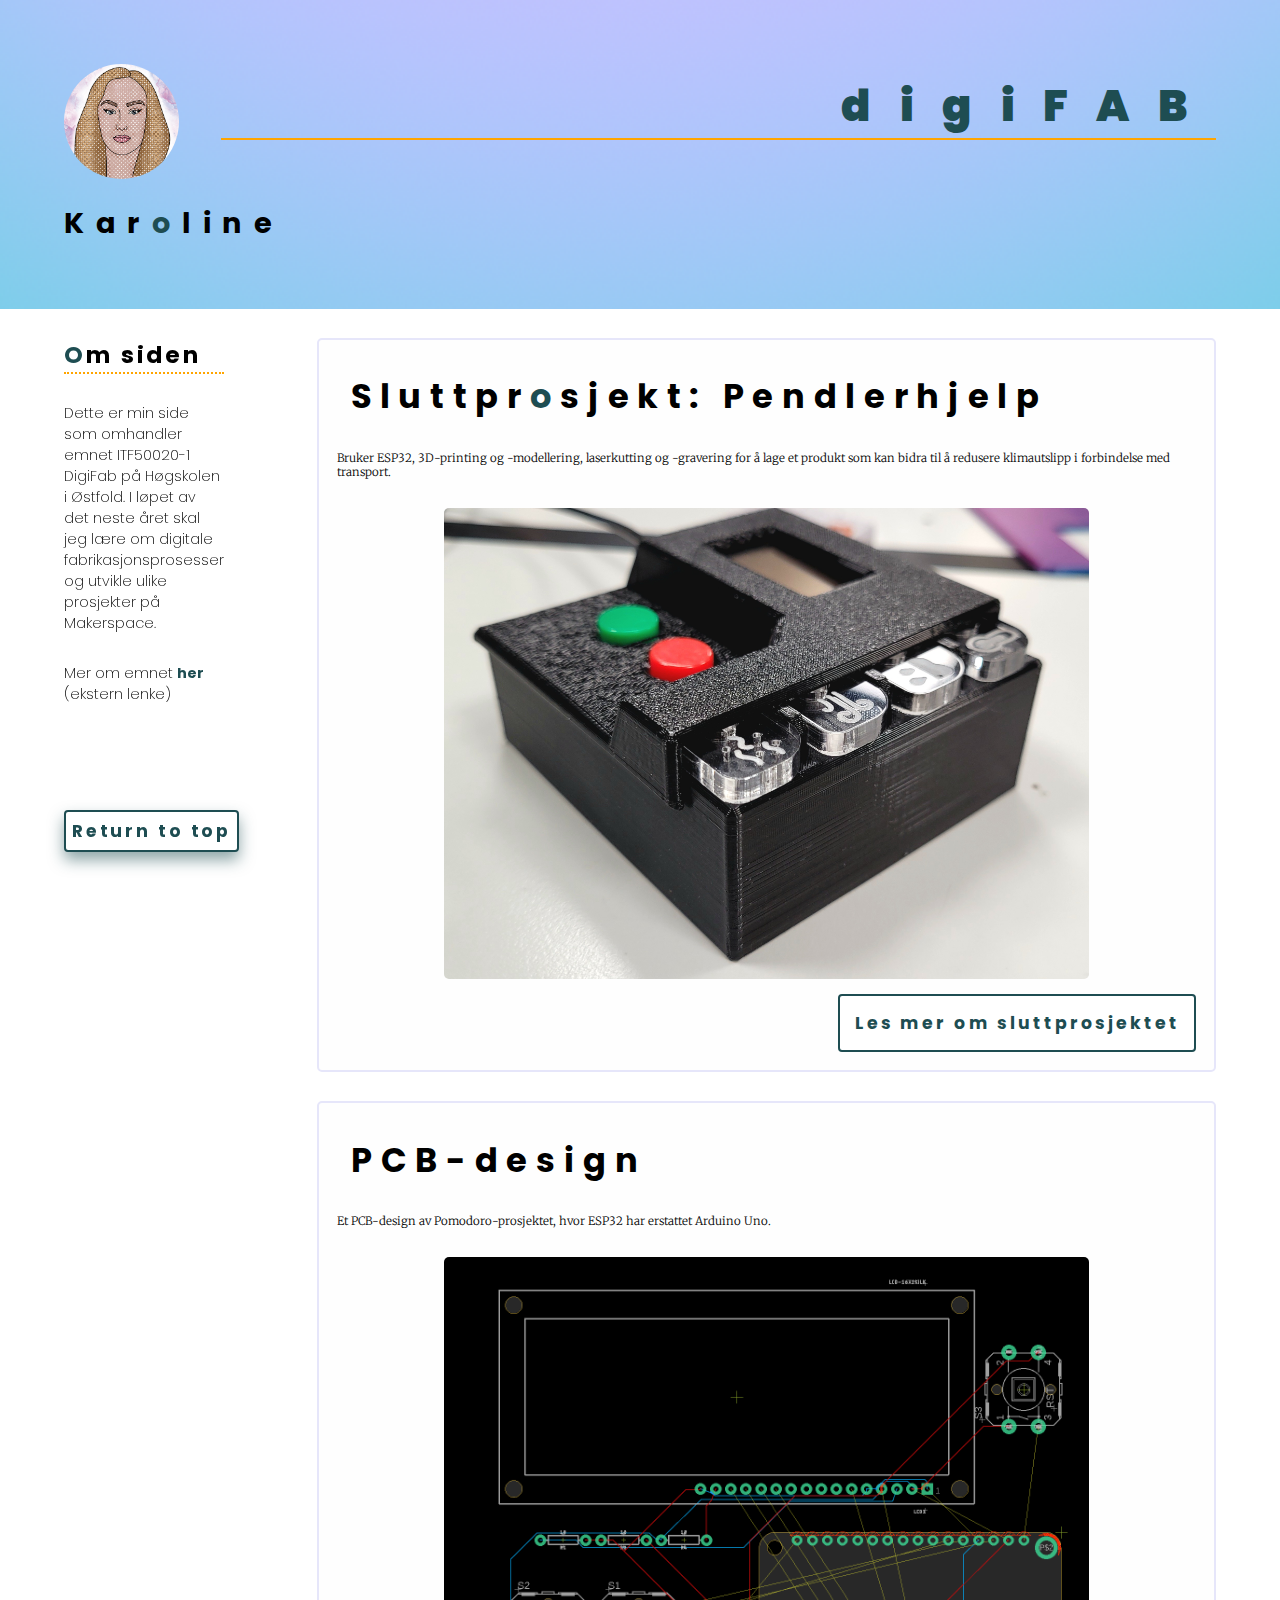
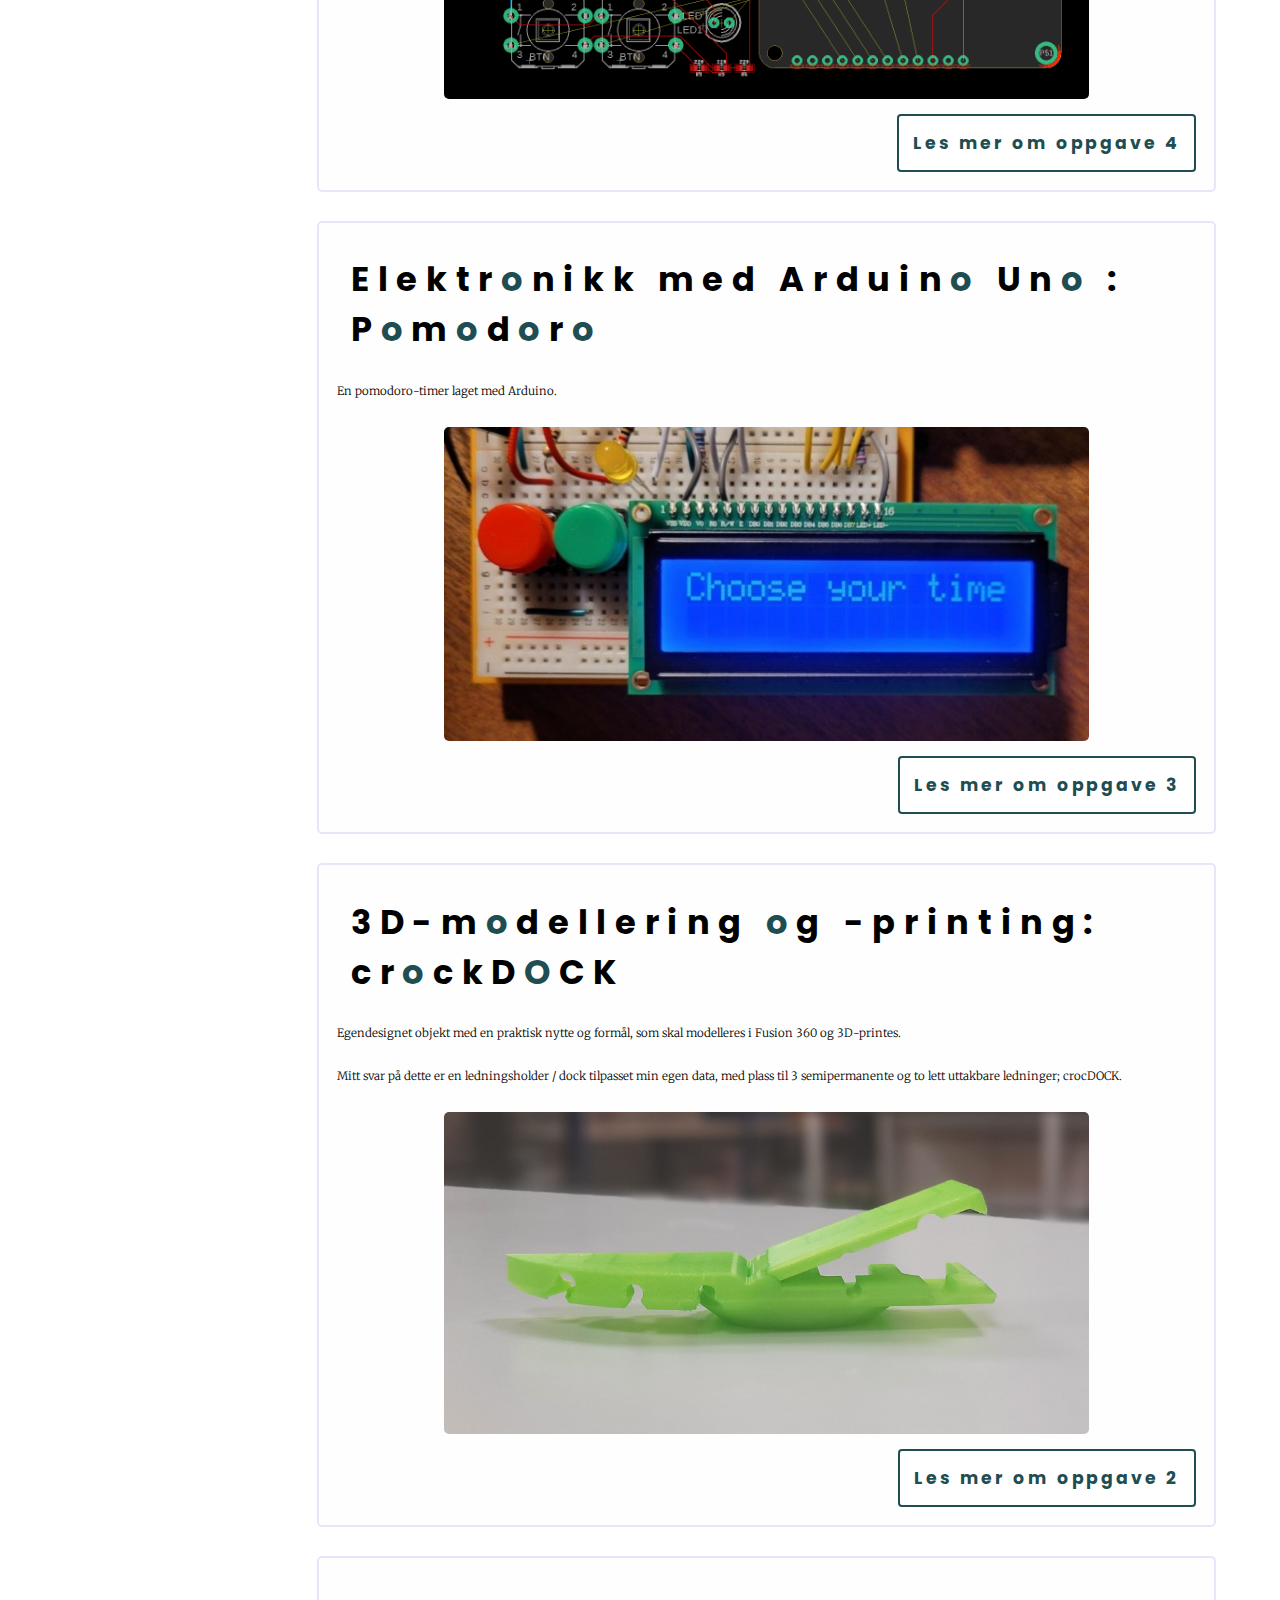
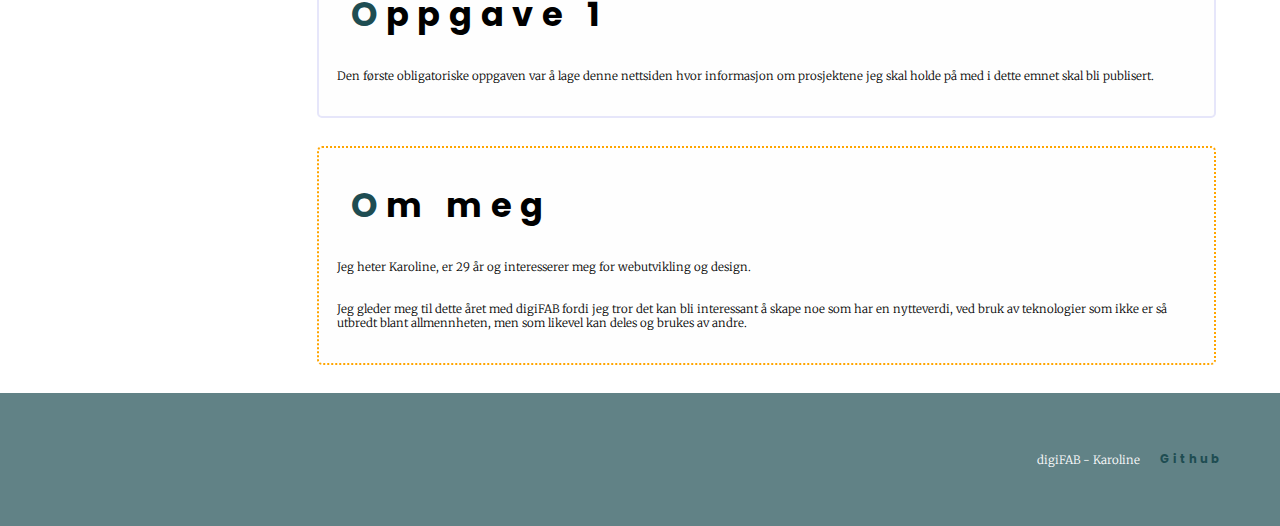
<file: index.html>
<!DOCTYPE html>
<html lang="nb">
  <head>
    <title>digiFAB - Karoline</title>
    <meta charset="UTF-8">
    <meta name="description" content="My web page in the course 'Digital Fabrication' at Østfold University College" >
    <meta name="viewport" content="width=device-width, initial-scale=1" >
    <link rel="stylesheet" href="src/style.css" title="Main CSS">
  </head>
  <body>
    <div id="grid">
      <section id="gradient">
        <header>
          <a href="index.html">
            <h1 id="header-text" >digiFAB</h1>           
            <img src="src/img/me.png" alt="Digital drawing of myself, made by me in 'Concepts'" id="my_avatar">            
          </a>
        </header>
        <nav>
          <h2 id="myname" onclick="hideMenu()">
            Kar
            <span class="stylized-o">o</span>
            line
          </h2>
          <ul id="nav-list" >
            <li>
              <a href="#about-me">
                <span class="stylized-o">o</span>m
              </a>
              <li>
                <a href="#oppg1">
                <span class="stylized-o">o</span>ppgave 1
                </a>
              </li>
              <li>
                <a href="oppg2.html">
                  <span class="stylized-o">o</span>ppgave 2
                </a>
              </li>
              <li>
                <a href="oppg3.html">
                <span class="stylized-o">o</span>ppgave 3
                </a>
              </li>
              <li>
                <a href="oppg4.html">
                <span class="stylized-o">o</span>ppgave 4
                </a>
              </li>
              <li>
                <a href="sluttprosjekt.html">
                sluttpr<span class="stylized-o">o</span>sjekt
                </a>
              </li>
          </ul>
        </nav>
      </section>
      <aside>
        <h4><span class="stylized-o">O</span>m siden</h4>
        <p>
          Dette er min side som omhandler emnet ITF50020-1 DigiFab på Høgskolen i Østfold. I løpet av det neste året skal jeg lære om digitale fabrikasjonsprosesser og utvikle ulike prosjekter på Makerspace. 
        </p>
        <p>
          Mer om emnet 
          <a href="https://www.hiof.no/studier/emner/iio/itk/2022/host/itf50020.html">
              her              
          </a> 
          (ekstern lenke)
        </p>
      </aside>
      <main>
        <article class="project">
          <h3>Sluttpr<span class="stylized-o">o</span>sjekt: Pendlerhjelp</h3>
          <p>
            Bruker ESP32, 3D-printing og -modellering, laserkutting og -gravering for å lage et produkt som kan bidra til å redusere klimautslipp i forbindelse med transport.
          </p>
          <img class="project_img" src="src/img/sp/sp_bilde.jpg" width="500px" alt="3d print with laser cut plexi and esp32">
          <a class="link" href="sluttprosjekt.html">Les mer om sluttprosjektet</a>
        </article>
        <article class="project">
          <h3>PCB-design</h3>
          <p>
            Et PCB-design av Pomodoro-prosjektet, hvor ESP32 har erstattet Arduino Uno. 
          </p>
          <img class="project_img" src="src/img/pcb/pcb_board_after.png" width="500px" alt="Schema for pcb">
          <a class="link" href="oppg4.html">Les mer om oppgave 4</a>
        </article>
        <article class="project">
          <h3>Elektr<span class="stylized-o">o</span>nikk med Arduin<span class="stylized-o">o</span> Un<span class="stylized-o">o </span>:<br> P<span class="stylized-o">o</span>m<span class="stylized-o">o</span>d<span class="stylized-o">o</span>r<span class="stylized-o">o</span></h3>
          <p>
            En pomodoro-timer laget med Arduino. 
          </p>
          <img class="project_img" src="src/img/ardu/ardupomo_choose.jpg" width="500px" alt="Arduino med skjerm">
          <a class="link" href="oppg3.html">Les mer om oppgave 3</a>
        </article>
        <article class="project">
          <h3>3D-m<span class="stylized-o">o</span>dellering <span class="stylized-o">o</span>g -printing: <br>cr<span class="stylized-o">o</span>ckD<span class="stylized-o">O</span>CK</h3>
          <p>
            Egendesignet objekt med en praktisk nytte og formål, som skal modelleres i Fusion 360 og 3D-printes. 
          </p>
          <p>
            Mitt svar på dette er en ledningsholder / dock tilpasset min egen data, med plass til 3 semipermanente og to lett uttakbare ledninger; crocDOCK. 
          </p>
          <img class="project_img" src="src/img/croc/crocdock_prototype1_open.png" width="500px" alt="Neon green PLA crocDOCK prototype with open beak">
          <a class="link" href="oppg2.html">Les mer om oppgave 2</a>
        </article>
        <article class="project less-content" id="oppg1">
          <h3><span class="stylized-o">O</span>ppgave 1</h3>
          <p>
            Den første obligatoriske oppgaven var å lage denne nettsiden hvor informasjon om prosjektene jeg skal holde på med i dette emnet skal bli publisert.
          </p>
        </article>
        <article id="about-me">
          <h3><span class="stylized-o">O</span>m meg</h3>
          <p>
            Jeg heter Karoline, er 29 år og interesserer meg for webutvikling og design.
          </p>
          <p>
            Jeg gleder meg til dette året med digiFAB fordi jeg tror det kan bli interessant å skape noe som har en nytteverdi, ved bruk av teknologier som ikke er så utbredt blant allmennheten, men som likevel kan deles og brukes av andre.
          </p>
        </article>        
      </main>
      <footer>
        <p>digiFAB - Karoline </p>
        <ul id="other-links">
          <li>
            <a href="https://github.com/karoooooo">
            Github
            </a>
          </li>
        </ul>
        <a class="link" id="return_to_top" href="#gradient">
          Return to top
        </a>
      </footer>
    </div>
    <script src="index.js"></script>
  </body>
</html>
</file>
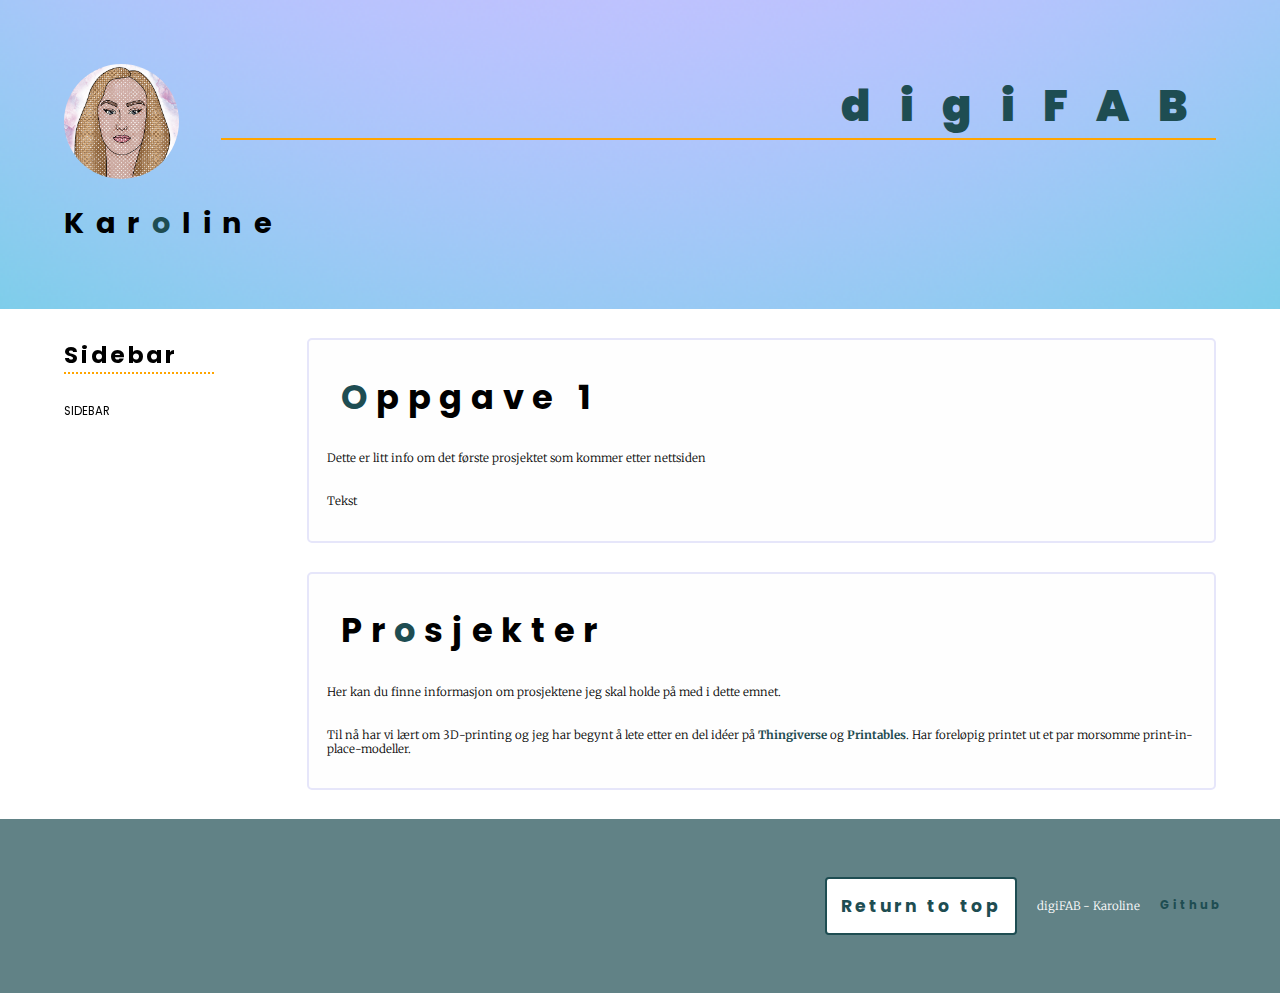
<file: content.html>
<!DOCTYPE html>
<html lang="nb">
  <head>
    <title>digiFAB - Karoline</title>
    <meta charset="UTF-8">
    <meta name="description" content="My web page in the course 'Digital Fabrication' at Østfold University College" >
    <meta name="viewport" content="width=device-width, initial-scale=1" >
    <link rel="stylesheet" href="src/style.css" title="Main CSS" >
  </head>
  <body>
    <div id="grid">
      <section id="gradient">
        <header>
          <a href="index.html">
            <h1 id="header-text" >digiFAB</h1>           
            <img src="src/img/me.png" alt="Digital drawing of myself, made by me in 'Concepts'">            
          </a>
        </header>
        <nav>
          <h2 id="myname" onclick="hideMenu()">
            Kar
            <span class="stylized-o">o</span>
            line
          </h2>
          <ul id="nav-list" >
            <li>
              <a href="index.html">
                <span class="stylized-o">o</span>m
              </a>
            </li>  
            <li>
              <a href="content.html">
              <span class="stylized-o">o</span>ppgave 1
              </a>
            </li>
            <li><span class="stylized-o">o</span>ppgave 2</li>
            <li><span class="stylized-o">o</span>ppgave 3</li>
            <li><span class="stylized-o">o</span>ppgave 4</li>
          </ul>
        </nav>
      </section>
      <aside>
        <h4>Sidebar</h4>
        <ul>
          <li>SIDEBAR</li>
        </ul>
      </aside>
      <main id="projects">
        <article class="projectarticle">
          <h3><span class="stylized-o">O</span>ppgave 1</h3>
          <p>
            Dette er litt info om det første prosjektet som kommer etter nettsiden
          </p>
          <p>
           Tekst 
          </p>
        </article>
        <article class="projectarticle">
          <h3>Pr<span class="stylized-o">o</span>sjekter</h3>
          <p>
            Her kan du finne informasjon om prosjektene jeg skal holde på med i dette emnet.
          </p>
          <p>
            Til nå har vi lært om 3D-printing og jeg har begynt å lete etter en del idéer på <a href="https://www.thingiverse.com/">Thingiverse</a> og <a href="https://www.printables.com/">Printables</a>. Har foreløpig printet ut et par morsomme print-in-place-modeller. 
          </p>
        </article>
      </main>
      <footer>
        <p>digiFAB - Karoline </p>
        <ul id="other-links">
          <li>
            <a href="https://github.com/karoooooo">
            Github
            </a>
          </li>
        </ul>
        <a class="link" href="#gradient">
          Return to top
        </a>
      </footer>
    </div>
    <script src="src/index.js"></script>
  </body>
</html>
</file>
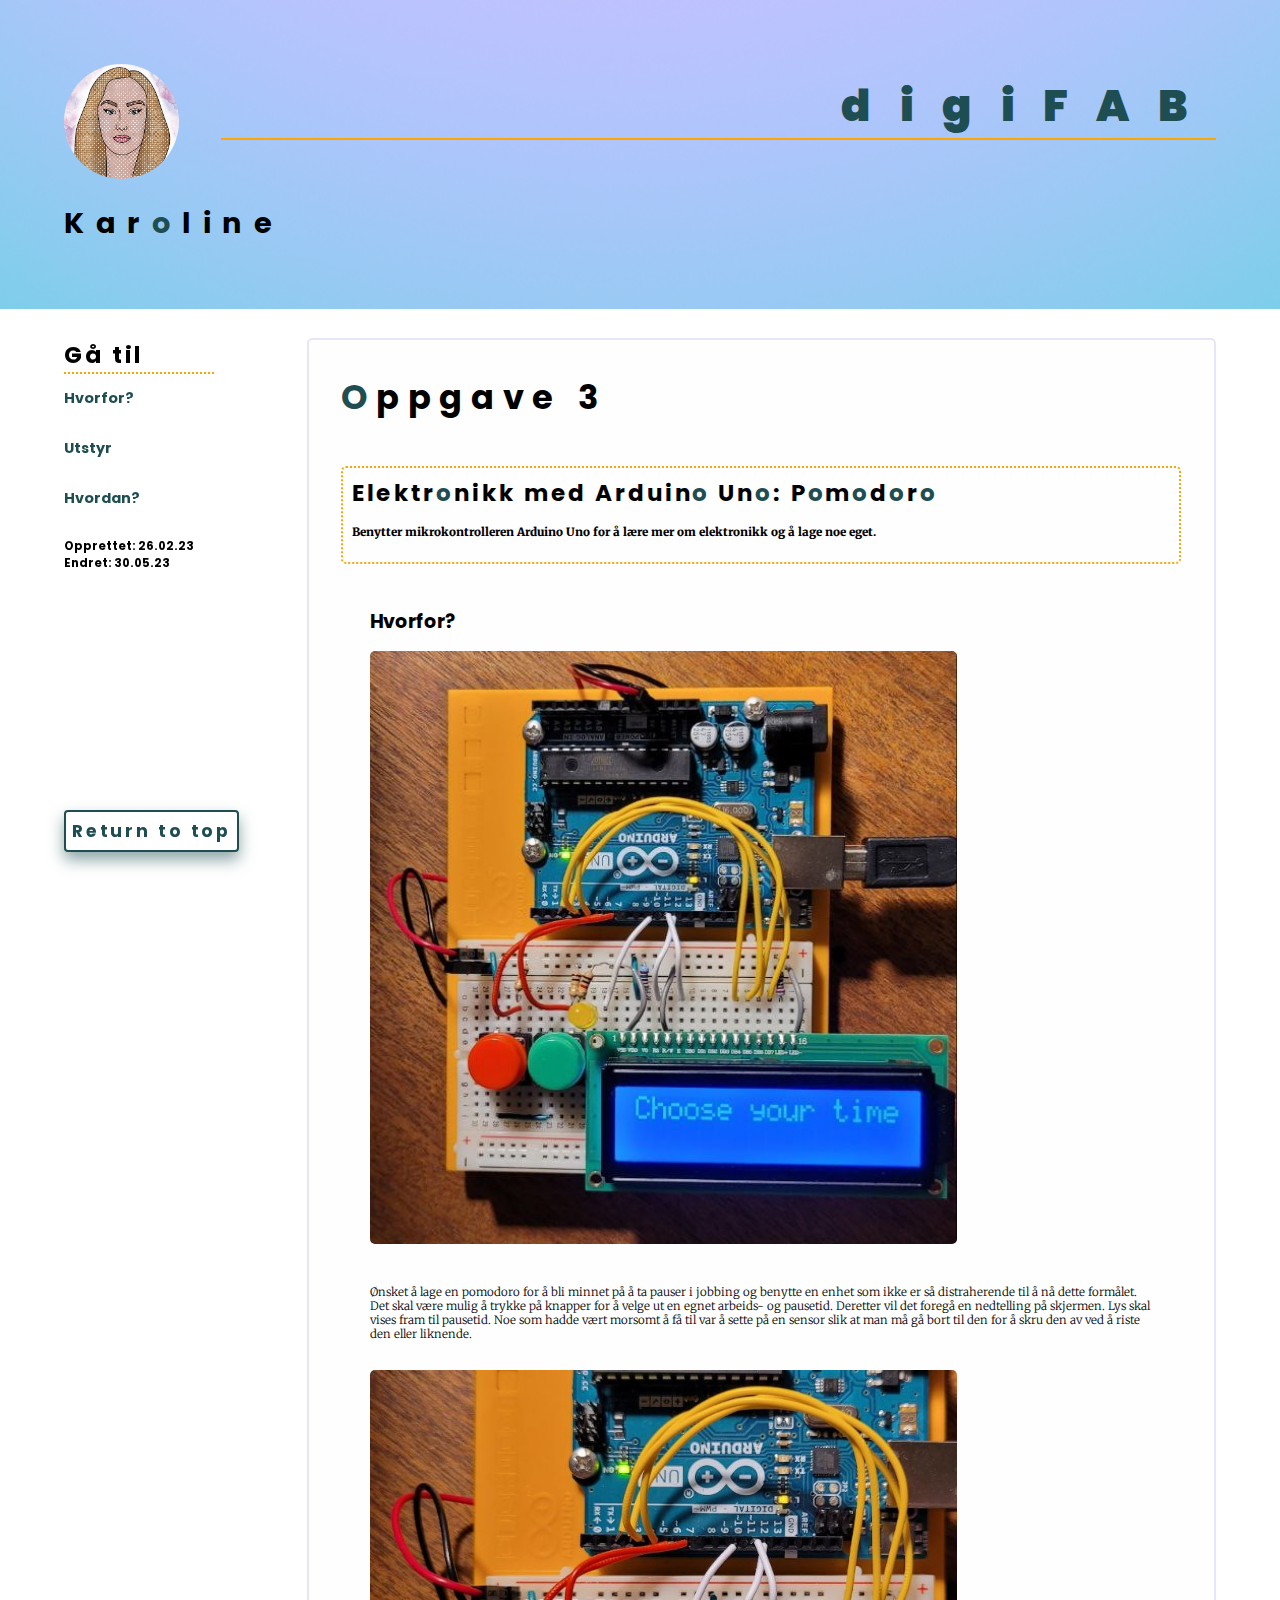
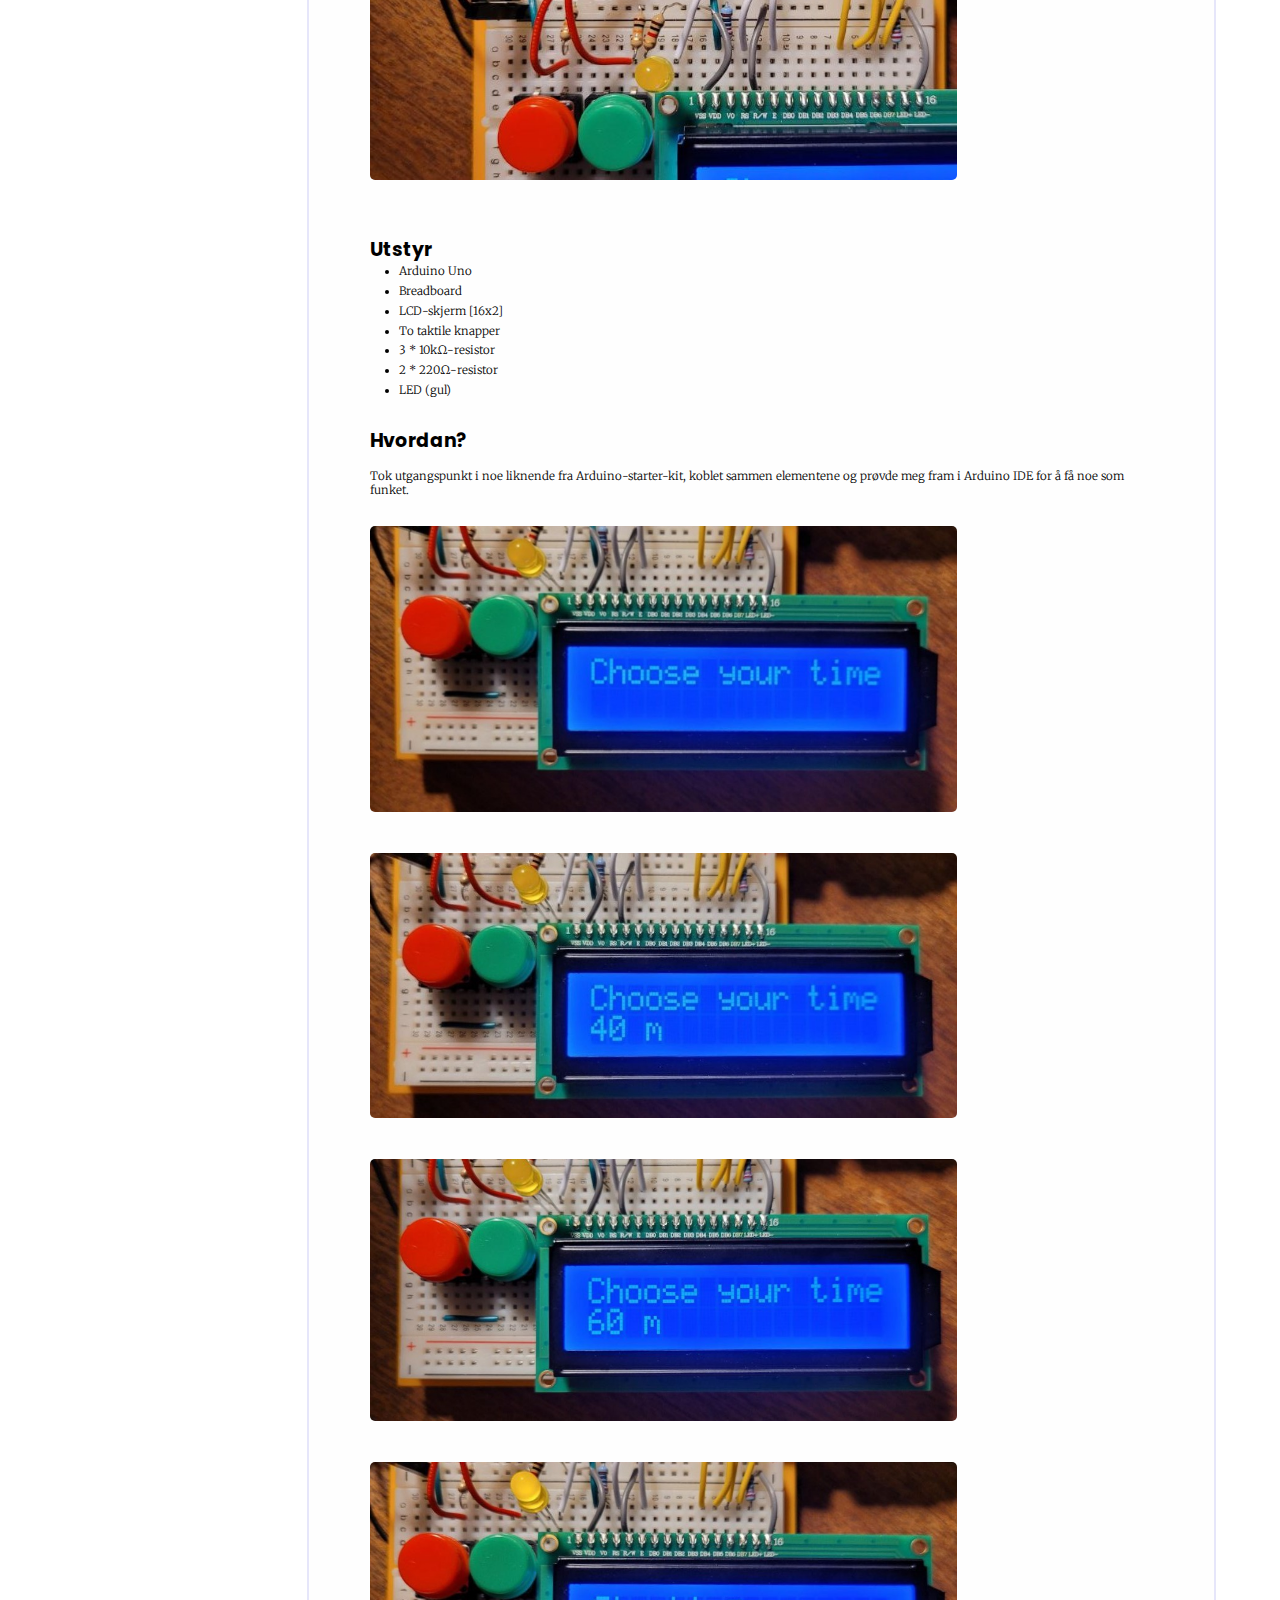
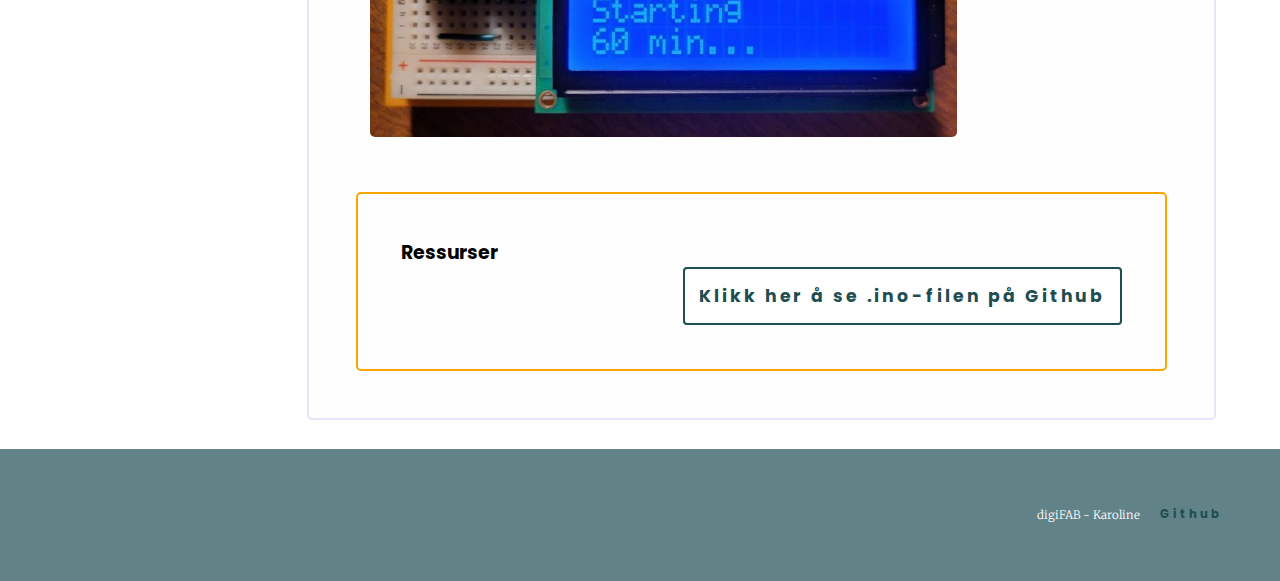
<file: oppg3.html>
<!DOCTYPE html>
<html lang="nb">
  <head>
    <title>digiFAB - Karoline</title>
    <meta charset="UTF-8" />
    <meta
      name="description"
      content="My web page in the course 'Digital Fabrication' at Østfold University College"
    />
    <meta name="viewport" content="width=device-width, initial-scale=1" />
    <link rel="stylesheet" href="src/style.css" title="Main CSS" />
  </head>
  <body>
    <div id="grid">
      <section id="gradient">
        <header>
          <a href="index.html">
            <h1 id="header-text">digiFAB</h1>
            <img
              src="src/img/me.png"
              alt="Digital drawing of myself, made by me in 'Concepts'"
              id="my_avatar"
            />
          </a>
        </header>
        <nav>
          <h2 id="myname" onclick="hideMenu()">
            Kar
            <span class="stylized-o">o</span>
            line
          </h2>
          <ul id="nav-list">
            <li>
              <a href="index.html"> <span class="stylized-o">o</span>m </a>
            </li>
            <li>
              <a href="index.html">
                <span class="stylized-o">o</span>ppgave 1
              </a>
            </li>
            <li>
              <a href="oppg2.html">
                <span class="stylized-o">o</span>ppgave 2
              </a>
            </li>
            <li>
              <a href="oppg3.html">
                <span class="stylized-o">o</span>ppgave 3
              </a>
            </li>
            <li>
              <a href="oppg4.html">
                <span class="stylized-o">o</span>ppgave 4
              </a>
            </li>
            <li>
              <a href="sluttprosjekt.html">
                sluttpr<span class="stylized-o">o</span>sjekt
              </a>
            </li>
          </ul>
        </nav>
      </section>
      <aside>
        <nav>
          <h4>Gå til</h4>
          <ul>
            <li><a href="#why">Hvorfor?</a></li>
            <li><a href="#with">Utstyr</a></li>
            <li><a href="#how">Hvordan?</a></li>
          </ul>
        </nav>
        <section id="timestamp">
          <p>Opprettet: 26.02.23</p>
          <p>Endret: 30.05.23</p>
        </section>
      </aside>
      <main id="projects">
        <article id="projectarticle" id="oppg2">
          <h3><span class="stylized-o">O</span>ppgave 3</h3>
          <section id="intro">
            <h4>
              Elektr<span class="stylized-o">o</span>nikk med Arduin<span
                class="stylized-o"
                >o</span
              >
              Un<span class="stylized-o">o</span>: P<span class="stylized-o"
                >o</span
              >m<span class="stylized-o">o</span>d<span class="stylized-o"
                >o</span
              >r<span class="stylized-o">o</span>
            </h4>
            <p class="preamble">
              Benytter mikrokontrolleren Arduino Uno for å lære mer om
              elektronikk og å lage noe eget.
            </p>
          </section>
          <section>
            <h5 id="why">Hvorfor?</h5>
            <img
              class="project_img"
              src="src/img/ardu/ardupomo_overview.jpg"
              width="500px"
              alt=""
            />
            <p>
              Ønsket å lage en pomodoro for å bli minnet på å ta pauser i
              jobbing og benytte en enhet som ikke er så distraherende til å nå
              dette formålet. Det skal være mulig å trykke på knapper for å
              velge ut en egnet arbeids- og pausetid. Deretter vil det foregå en
              nedtelling på skjermen. Lys skal vises fram til pausetid. Noe som
              hadde vært morsomt å få til var å sette på en sensor slik at man
              må gå bort til den for å skru den av ved å riste den eller
              liknende.
            </p>
            <img
              class="project_img"
              src="src/img/ardu/ardupomo_cables.jpg"
              width="500px"
              alt=""
            />
          </section>
          <section>
            <h5 id="with">Utstyr</h5>
            <ul class="article-list">
              <li>Arduino Uno</li>
              <li>Breadboard</li>
              <li>LCD-skjerm [16x2]</li>
              <li>To taktile knapper</li>
              <li>3 * 10kΩ-resistor</li>
              <li>2 * 220Ω-resistor</li>
              <li>LED (gul)</li>
            </ul>
          </section>

          <section>
            <h5 id="how">Hvordan?</h5>
            <p>
              Tok utgangspunkt i noe liknende fra Arduino-starter-kit, koblet
              sammen elementene og prøvde meg fram i Arduino IDE for å få noe
              som funket.
            </p>
            <img
              class="project_img"
              src="src/img/ardu/ardupomo_choose.jpg"
              width="500px"
              alt=""
            />
            <img
              class="project_img"
              src="src/img/ardu/ardupomo_40.jpg"
              width="500px"
              alt=""
            />
            <img
              class="project_img"
              src="src/img/ardu/ardupomo_60.jpg"
              width="500px"
              alt=""
            />
            <img
              class="project_img"
              src="src/img/ardu/ardupomo_60_start.jpg"
              width="500px"
              alt=""
            />
          </section>

          <section id="resources">
            <h5>Ressurser</h5>
            <a
              class="link"
              href="https://github.com/karoooooo/digifab/blob/main/src/pomodoro_arduino/pomodoro_arduino.ino"
              >Klikk her å se .ino-filen på Github</a
            >
          </section>
        </article>
      </main>
      <footer>
        <p>digiFAB - Karoline</p>
        <ul id="other-links">
          <li>
            <a href="https://github.com/karoooooo"> Github </a>
          </li>
        </ul>
        <a class="link" id="return_to_top" href="#gradient"> Return to top </a>
      </footer>
    </div>
    <script src="index.js"></script>
  </body>
</html>
</file>
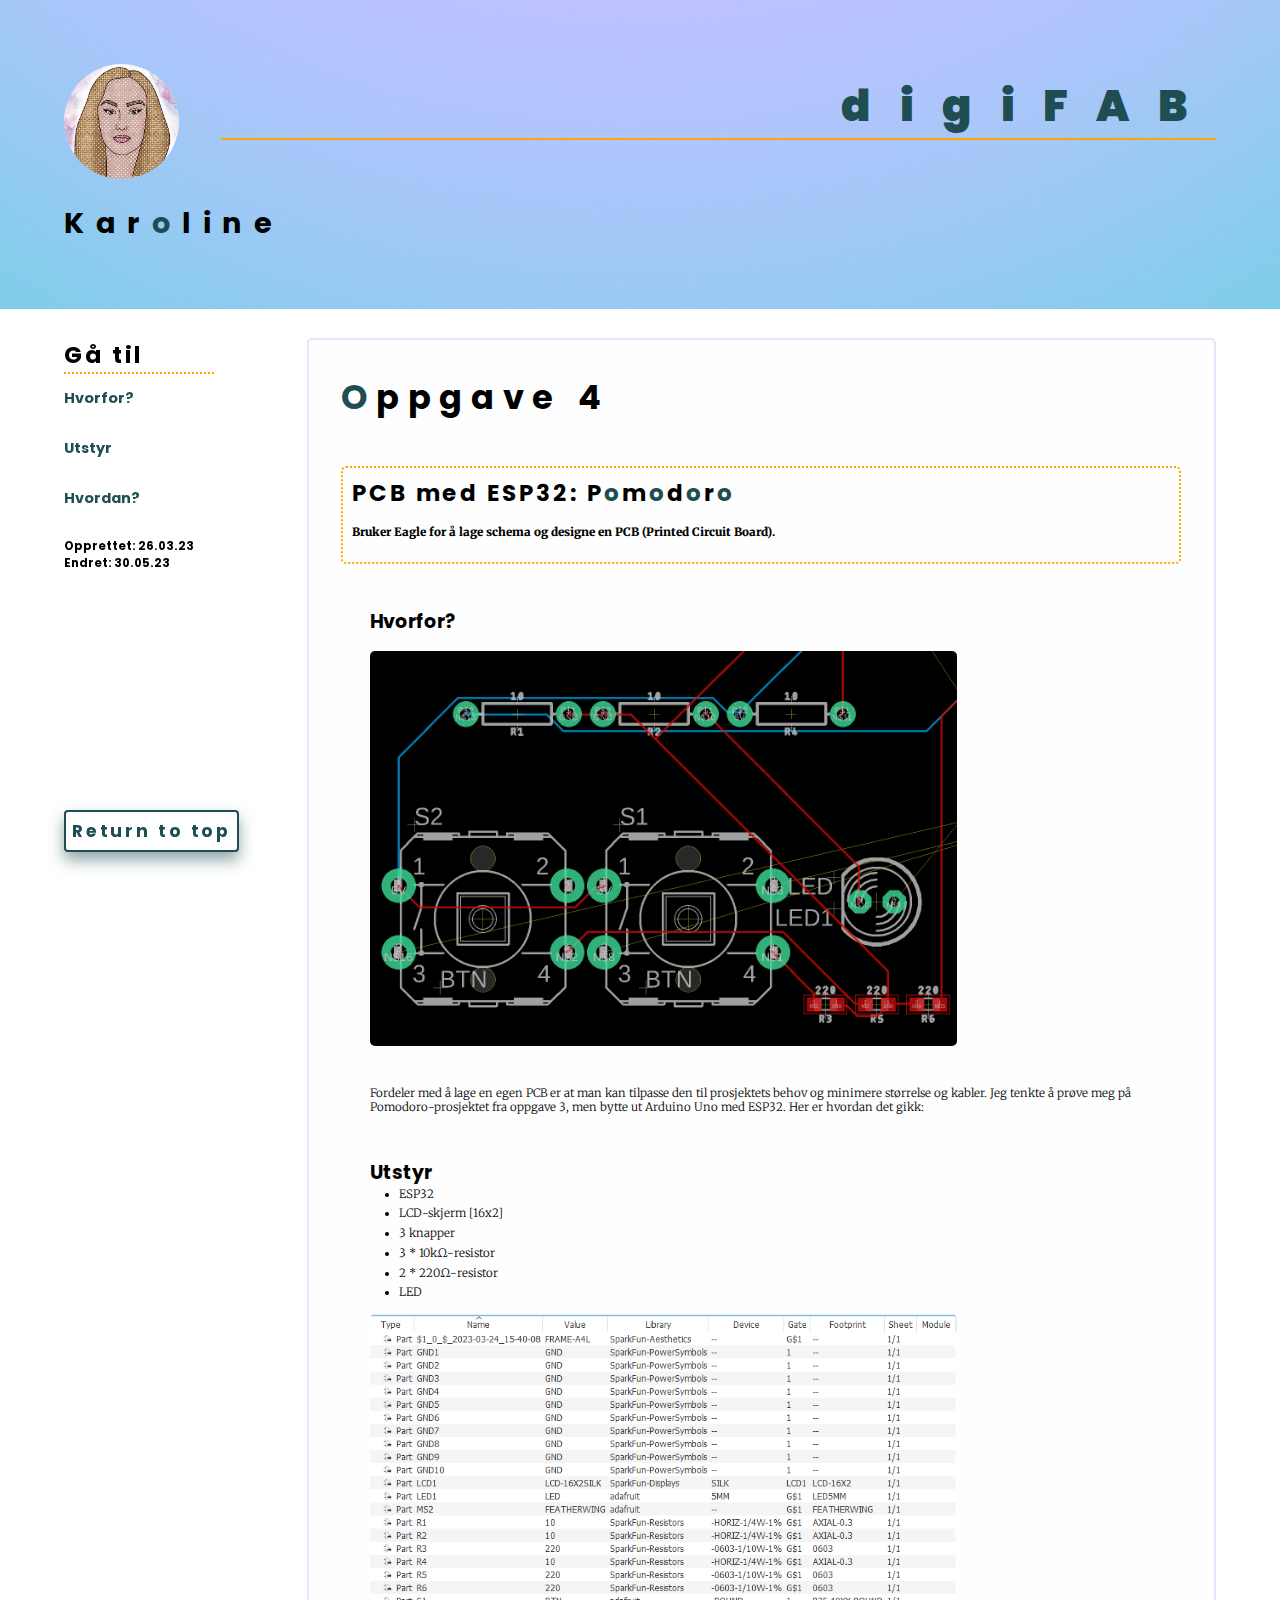
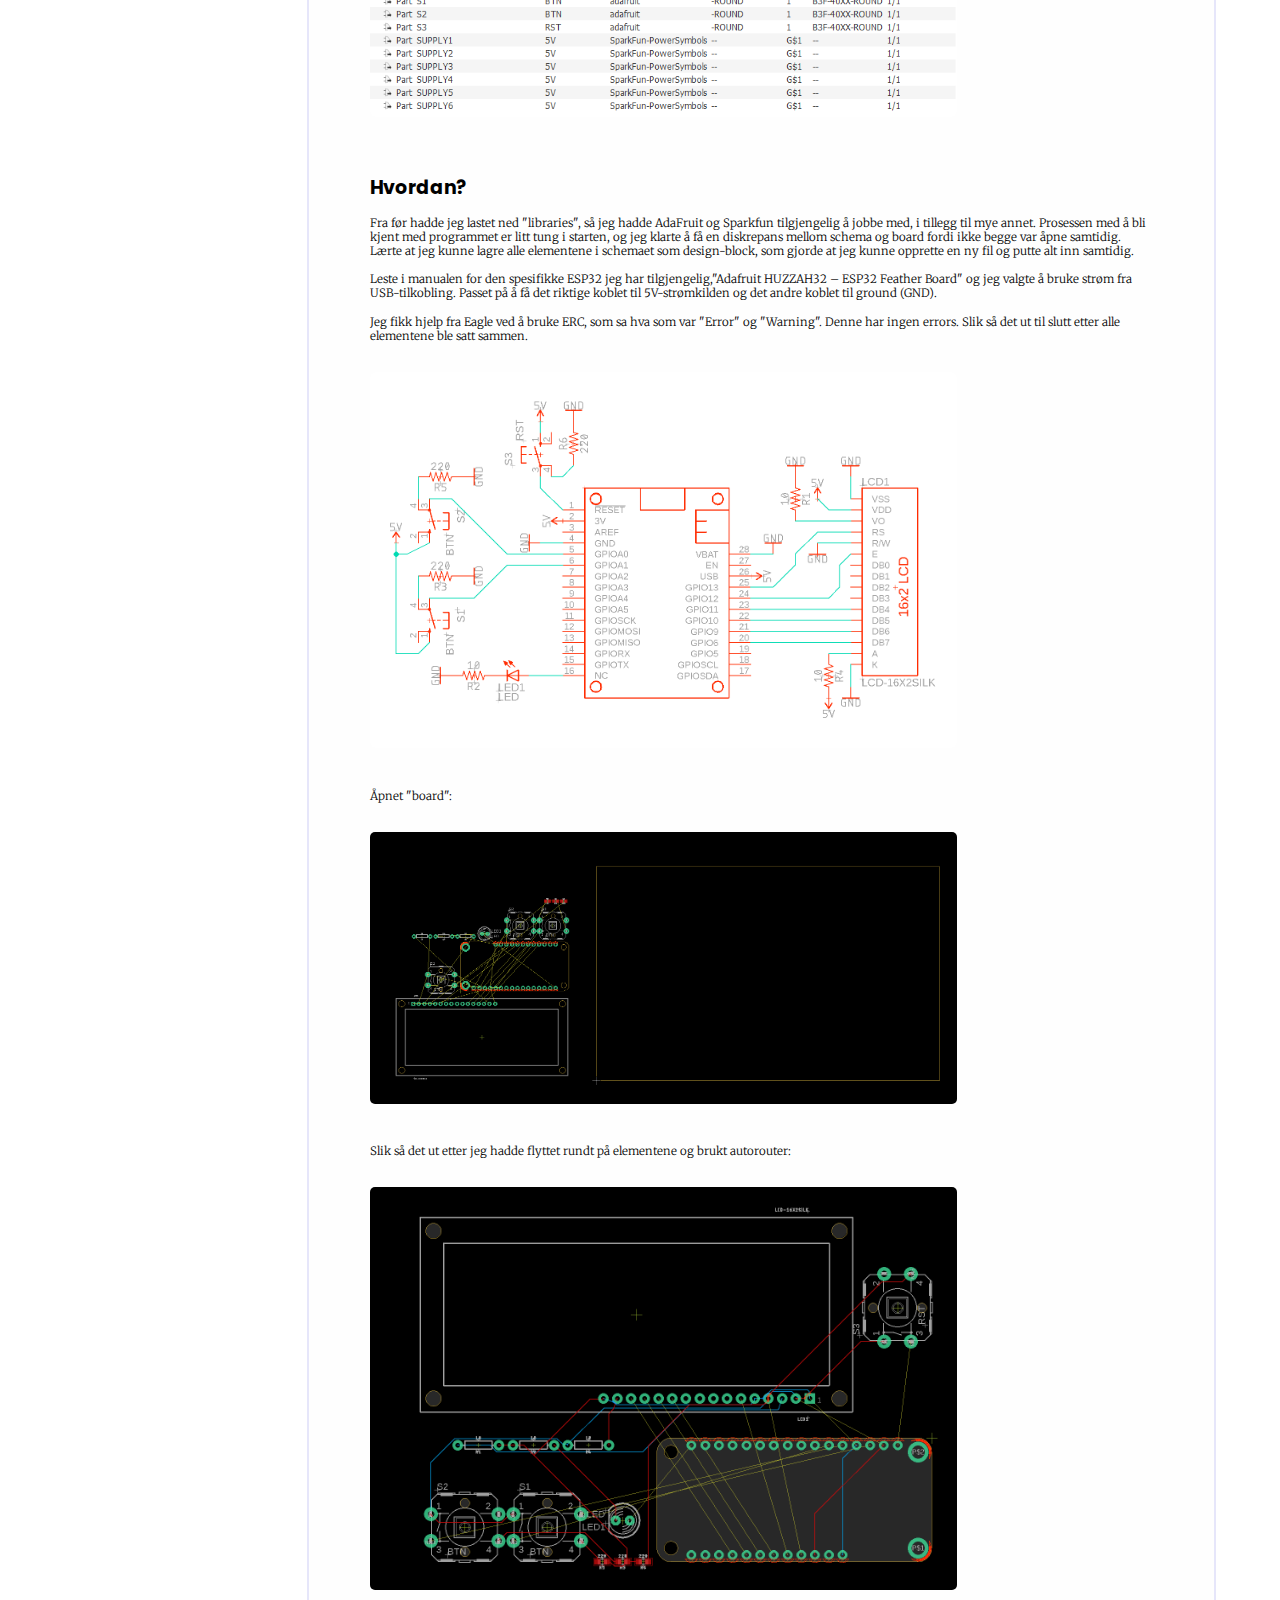
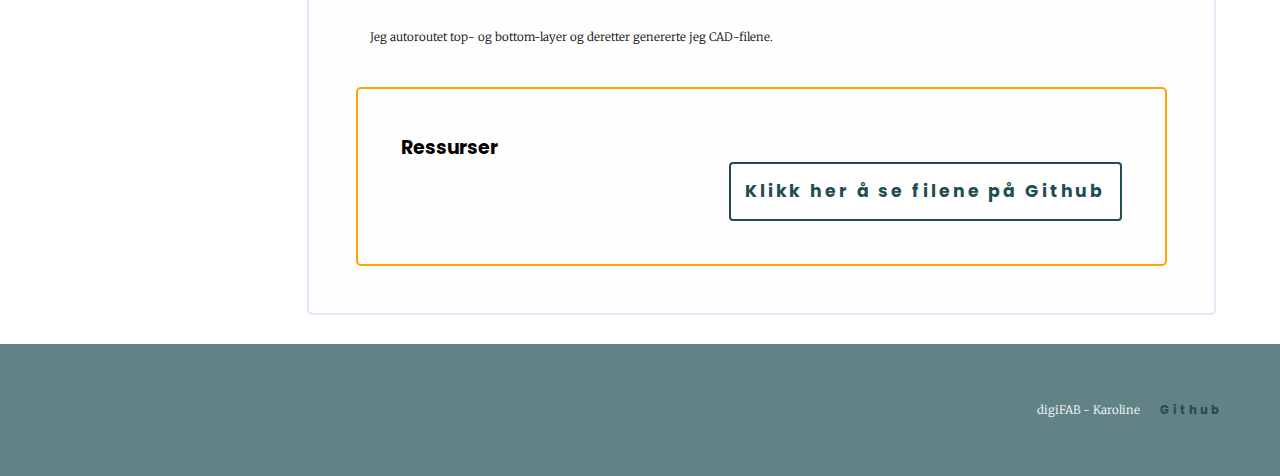
<file: oppg4.html>
<!DOCTYPE html>
<html lang="nb">
  <head>
    <title>digiFAB - Karoline</title>
    <meta charset="UTF-8" />
    <meta
      name="description"
      content="My web page in the course 'Digital Fabrication' at Østfold University College"
    />
    <meta name="viewport" content="width=device-width, initial-scale=1" />
    <link rel="stylesheet" href="src/style.css" title="Main CSS" />
  </head>
  <body>
    <div id="grid">
      <section id="gradient">
        <header>
          <a href="index.html">
            <h1 id="header-text">digiFAB</h1>
            <img
              src="src/img/me.png"
              alt="Digital drawing of myself, made by me in 'Concepts'"
              id="my_avatar"
            />
          </a>
        </header>
        <nav>
          <h2 id="myname" onclick="hideMenu()">
            Kar
            <span class="stylized-o">o</span>
            line
          </h2>
          <ul id="nav-list">
            <li>
              <a href="index.html"> <span class="stylized-o">o</span>m </a>
            </li>
            <li>
              <a href="index.html">
                <span class="stylized-o">o</span>ppgave 1
              </a>
            </li>
            <li>
              <a href="oppg2.html">
                <span class="stylized-o">o</span>ppgave 2
              </a>
            </li>
            <li>
              <a href="oppg3.html">
                <span class="stylized-o">o</span>ppgave 3
              </a>
            </li>
            <li>
              <a href="oppg4.html">
                <span class="stylized-o">o</span>ppgave 4
              </a>
            </li>
            <li>
              <a href="sluttprosjekt.html">
                sluttpr<span class="stylized-o">o</span>sjekt
              </a>
            </li>
          </ul>
        </nav>
      </section>
      <aside>
        <nav>
          <h4>Gå til</h4>
          <ul>
            <li><a href="#why">Hvorfor?</a></li>
            <li><a href="#with">Utstyr</a></li>
            <li><a href="#how">Hvordan?</a></li>
          </ul>
        </nav>
        <section id="timestamp">
          <p>Opprettet: 26.03.23</p>
          <p>Endret: 30.05.23</p>
        </section>
      </aside>
      <main id="projects">
        <article id="projectarticle">
          <h3><span class="stylized-o">O</span>ppgave 4</h3>
          <section id="intro">
            <h4>
              PCB med ESP32: P<span class="stylized-o">o</span>m<span
                class="stylized-o"
                >o</span
              >d<span class="stylized-o">o</span>r<span class="stylized-o"
                >o</span
              >
            </h4>
            <p class="preamble">
              Bruker Eagle for å lage schema og designe en PCB (Printed Circuit
              Board).
            </p>
          </section>
          <section>
            <h5 id="why">Hvorfor?</h5>
            <img
              class="project_img"
              src="src/img/pcb/pcb_detail.png"
              width="500px"
              alt=""
            />
            <p>
              Fordeler med å lage en egen PCB er at man kan tilpasse den til
              prosjektets behov og minimere størrelse og kabler. Jeg tenkte å
              prøve meg på Pomodoro-prosjektet fra oppgave 3, men bytte ut
              Arduino Uno med ESP32. Her er hvordan det gikk:
            </p>
          </section>

          <section>
            <h5 id="with">Utstyr</h5>
            <ul class="article-list">
              <li>ESP32</li>
              <li>LCD-skjerm [16x2]</li>
              <li>3 knapper</li>
              <li>3 * 10kΩ-resistor</li>
              <li>2 * 220Ω-resistor</li>
              <li>LED</li>
            </ul>
            <img
              class="project_img"
              src="src/img/pcb/pcb_deler.png"
              width="500px"
              alt=""
            />
          </section>

          <section>
            <h5 id="how">Hvordan?</h5>
            <p>
              Fra før hadde jeg lastet ned "libraries", så jeg hadde AdaFruit og
              Sparkfun tilgjengelig å jobbe med, i tillegg til mye annet.
              Prosessen med å bli kjent med programmet er litt tung i starten,
              og jeg klarte å få en diskrepans mellom schema og board fordi ikke
              begge var åpne samtidig. Lærte at jeg kunne lagre alle elementene
              i schemaet som design-block, som gjorde at jeg kunne opprette en
              ny fil og putte alt inn samtidig.
            </p>
            <p>
              Leste i manualen for den spesifikke ESP32 jeg har
              tilgjengelig,"Adafruit HUZZAH32 – ESP32 Feather Board" og jeg
              valgte å bruke strøm fra USB-tilkobling. Passet på å få det
              riktige koblet til 5V-strømkilden og det andre koblet til ground
              (GND).
            </p>
            <p>
              Jeg fikk hjelp fra Eagle ved å bruke ERC, som sa hva som var
              "Error" og "Warning". Denne har ingen errors. Slik så det ut til
              slutt etter alle elementene ble satt sammen.
            </p>
            <img
              class="project_img"
              src="src/img/pcb/pcb_schema.png"
              width="500px"
              alt=""
            />
            <p>Åpnet "board":</p>
            <img
              class="project_img"
              src="src/img/pcb/pcb_board_before.png"
              width="500px"
              alt=""
            />
            <p>
              Slik så det ut etter jeg hadde flyttet rundt på elementene og
              brukt autorouter:
            </p>
            <img
              class="project_img"
              src="src/img/pcb/pcb_board_after.png"
              width="500px"
              alt=""
            />
            <p>
              Jeg autoroutet top- og bottom-layer og deretter genererte jeg
              CAD-filene.
            </p>
          </section>

          <section id="resources">
            <h5>Ressurser</h5>
            <a
              class="link"
              href="https://github.com/karoooooo/digifab/blob/main/src/pcb"
              >Klikk her å se filene på Github</a
            >
          </section>
        </article>
      </main>
      <footer>
        <p>digiFAB - Karoline</p>
        <ul id="other-links">
          <li>
            <a href="https://github.com/karoooooo"> Github </a>
          </li>
        </ul>
        <a class="link" id="return_to_top" href="#gradient"> Return to top </a>
      </footer>
    </div>
    <script src="index.js"></script>
  </body>
</html>
</file>
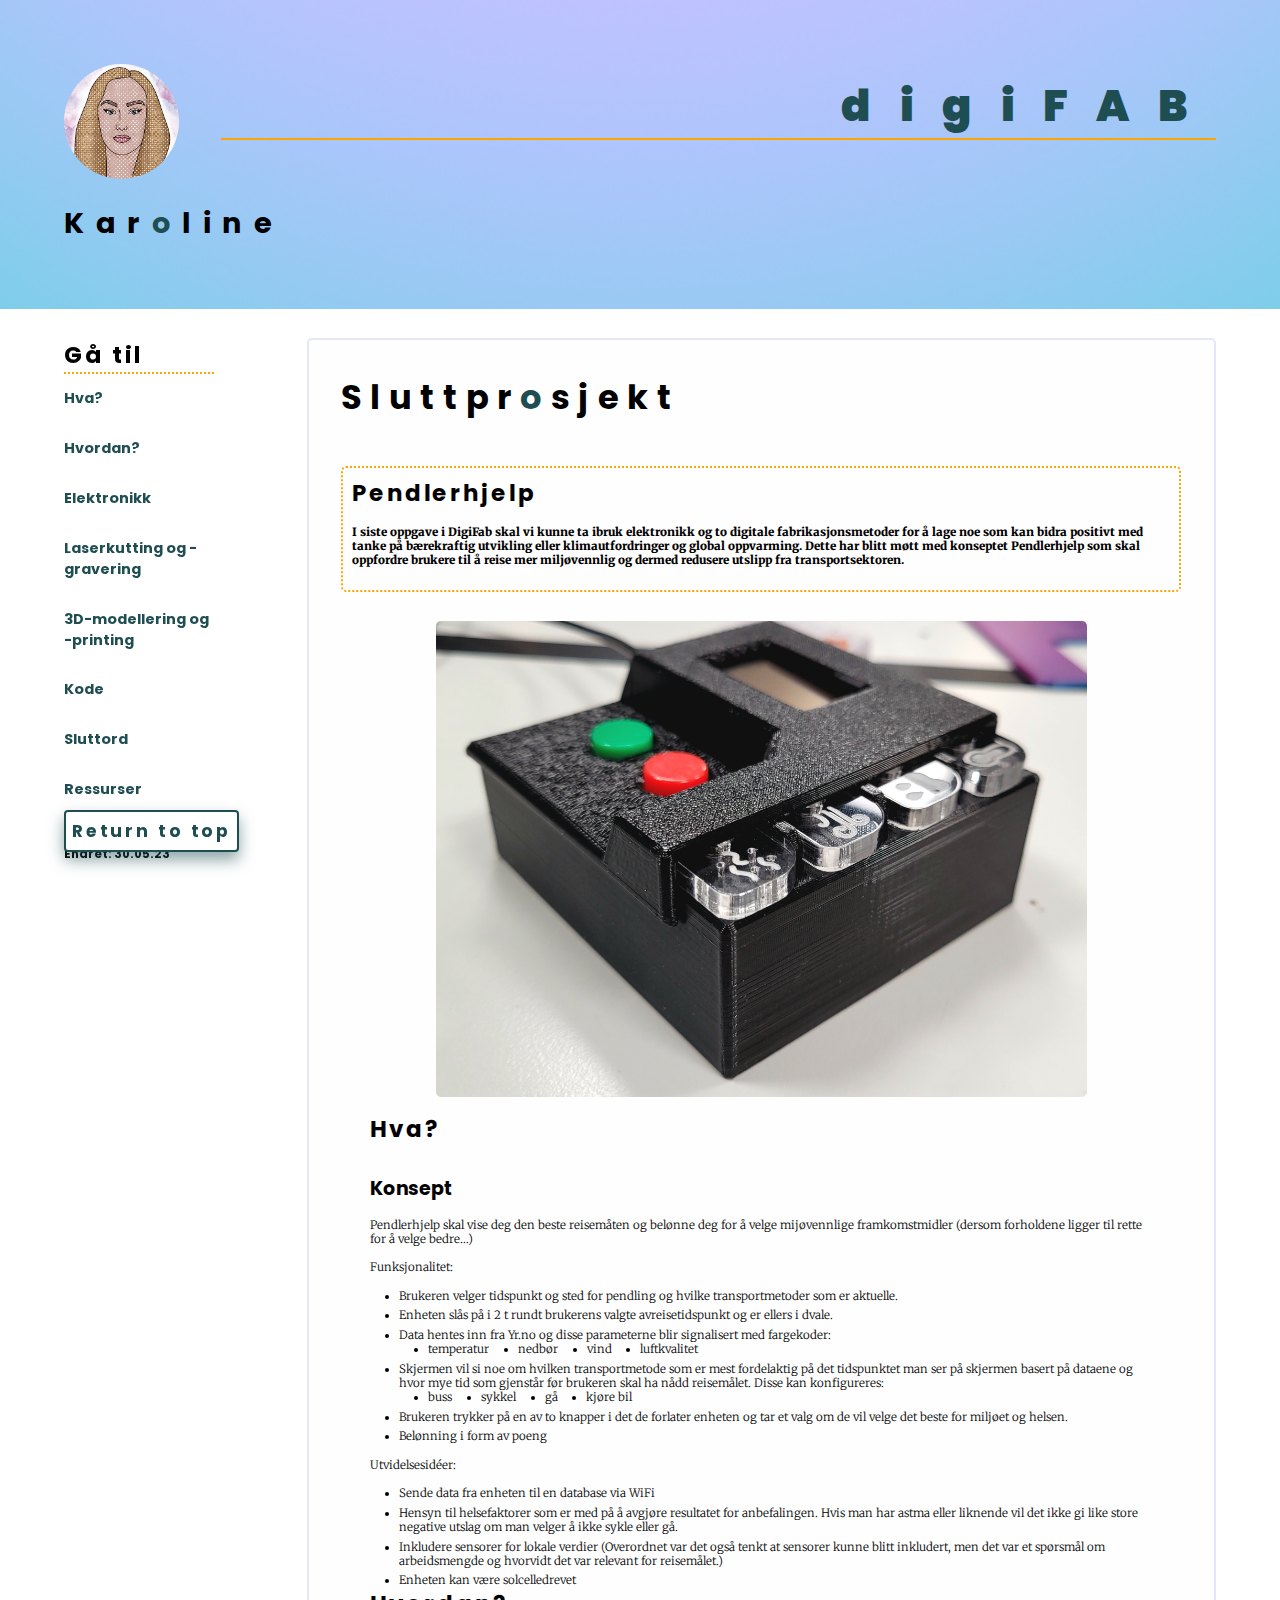
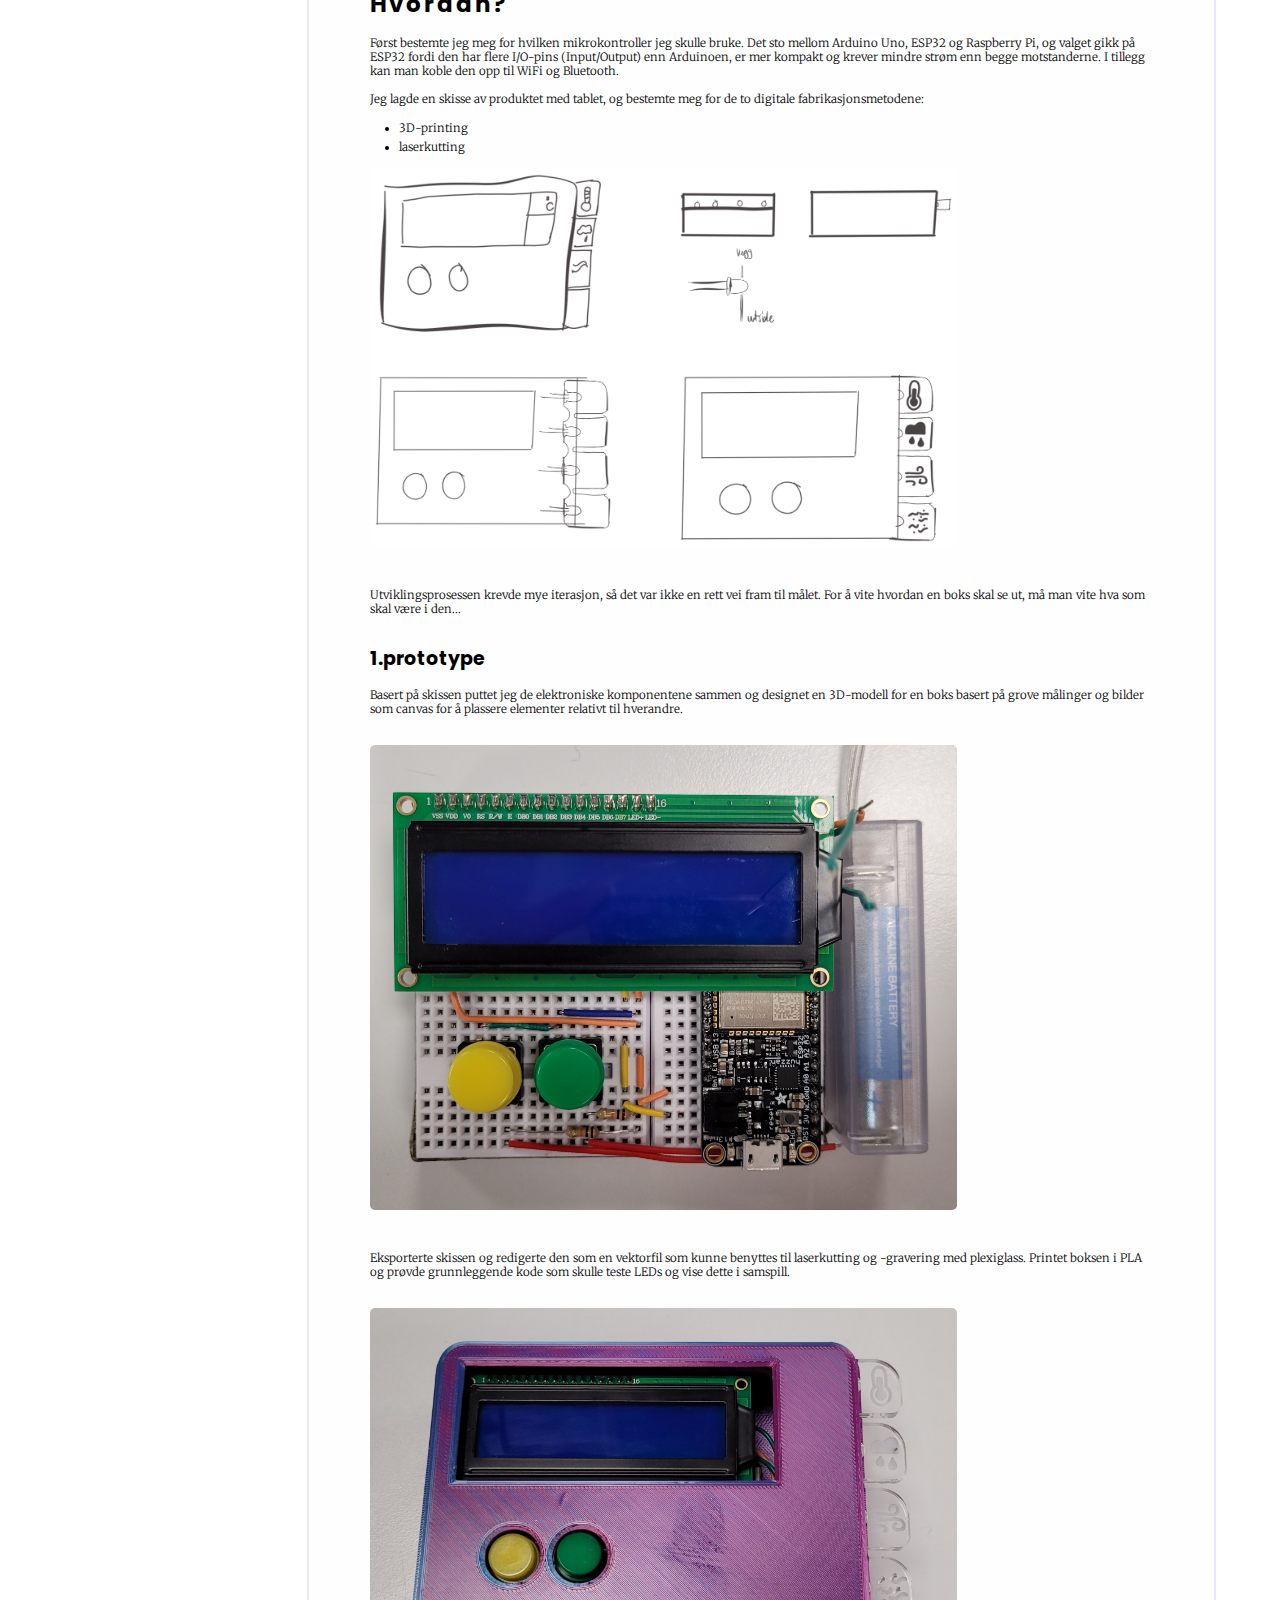
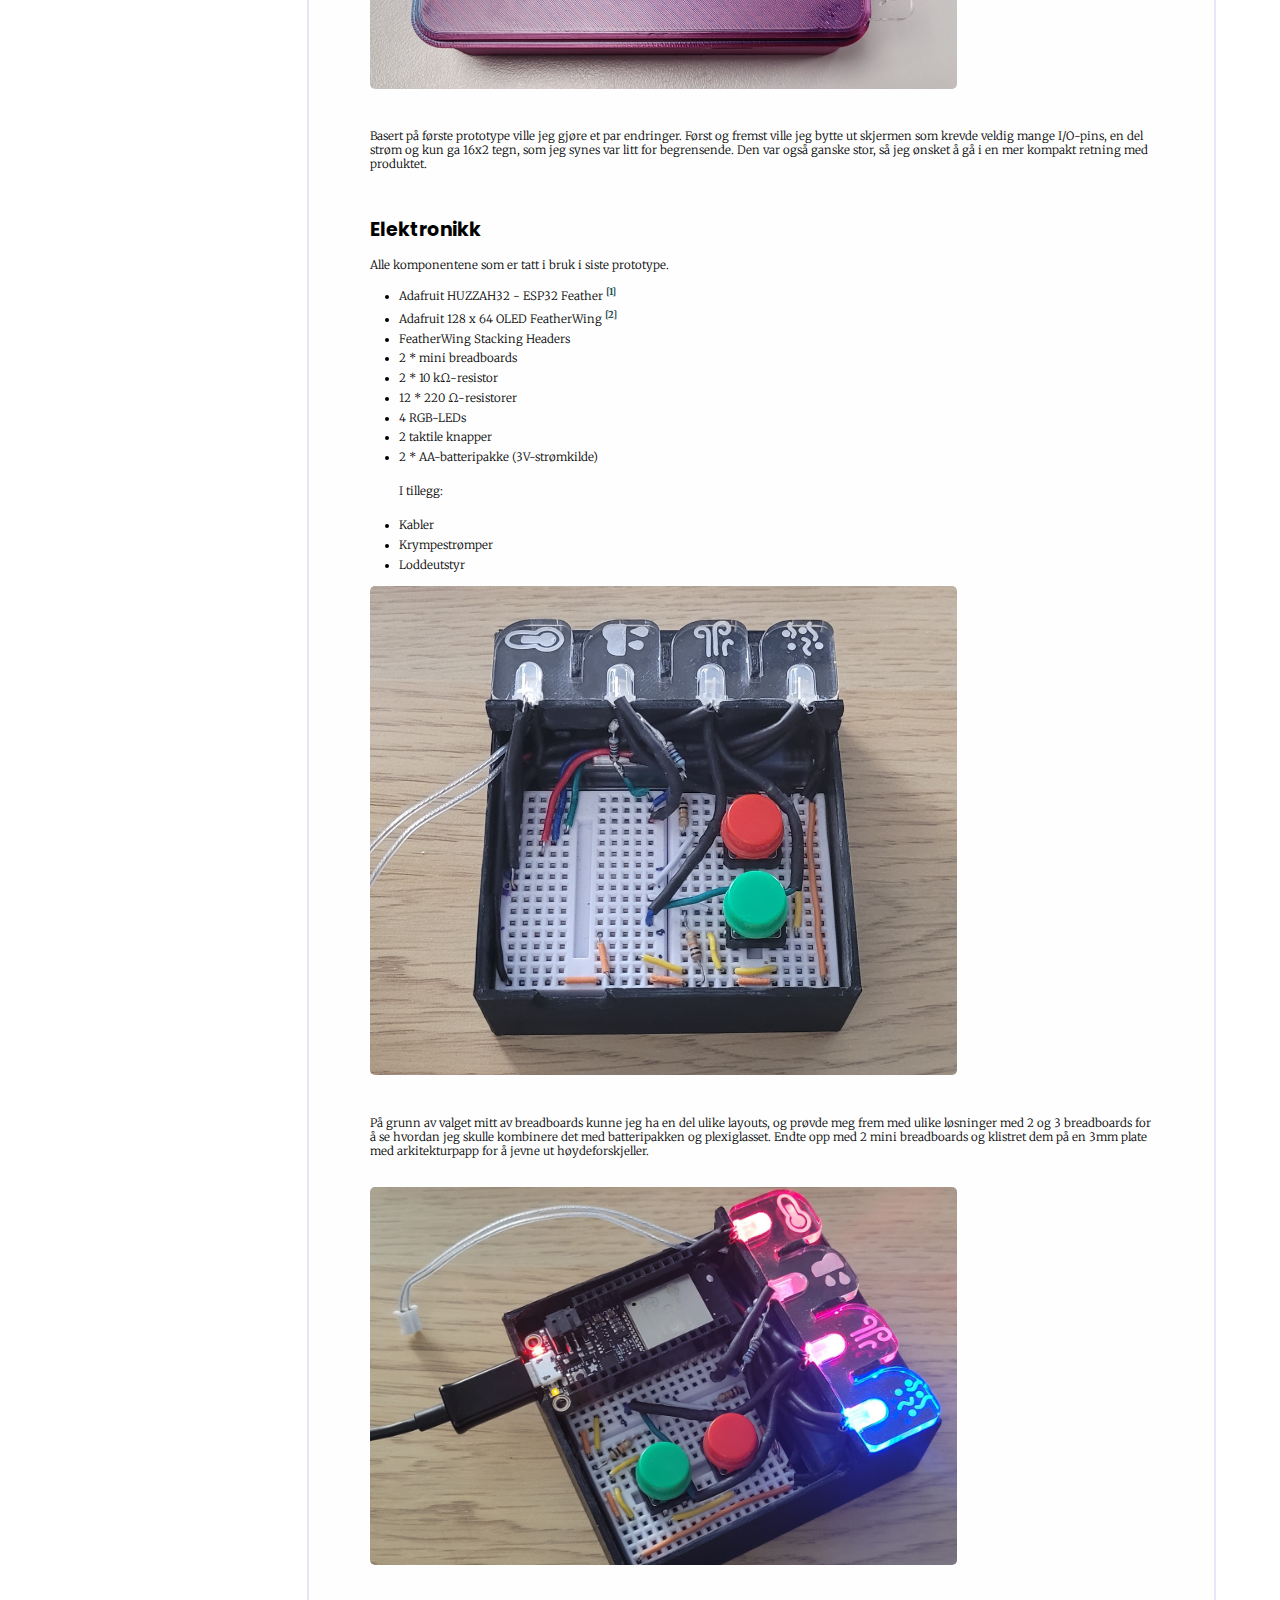
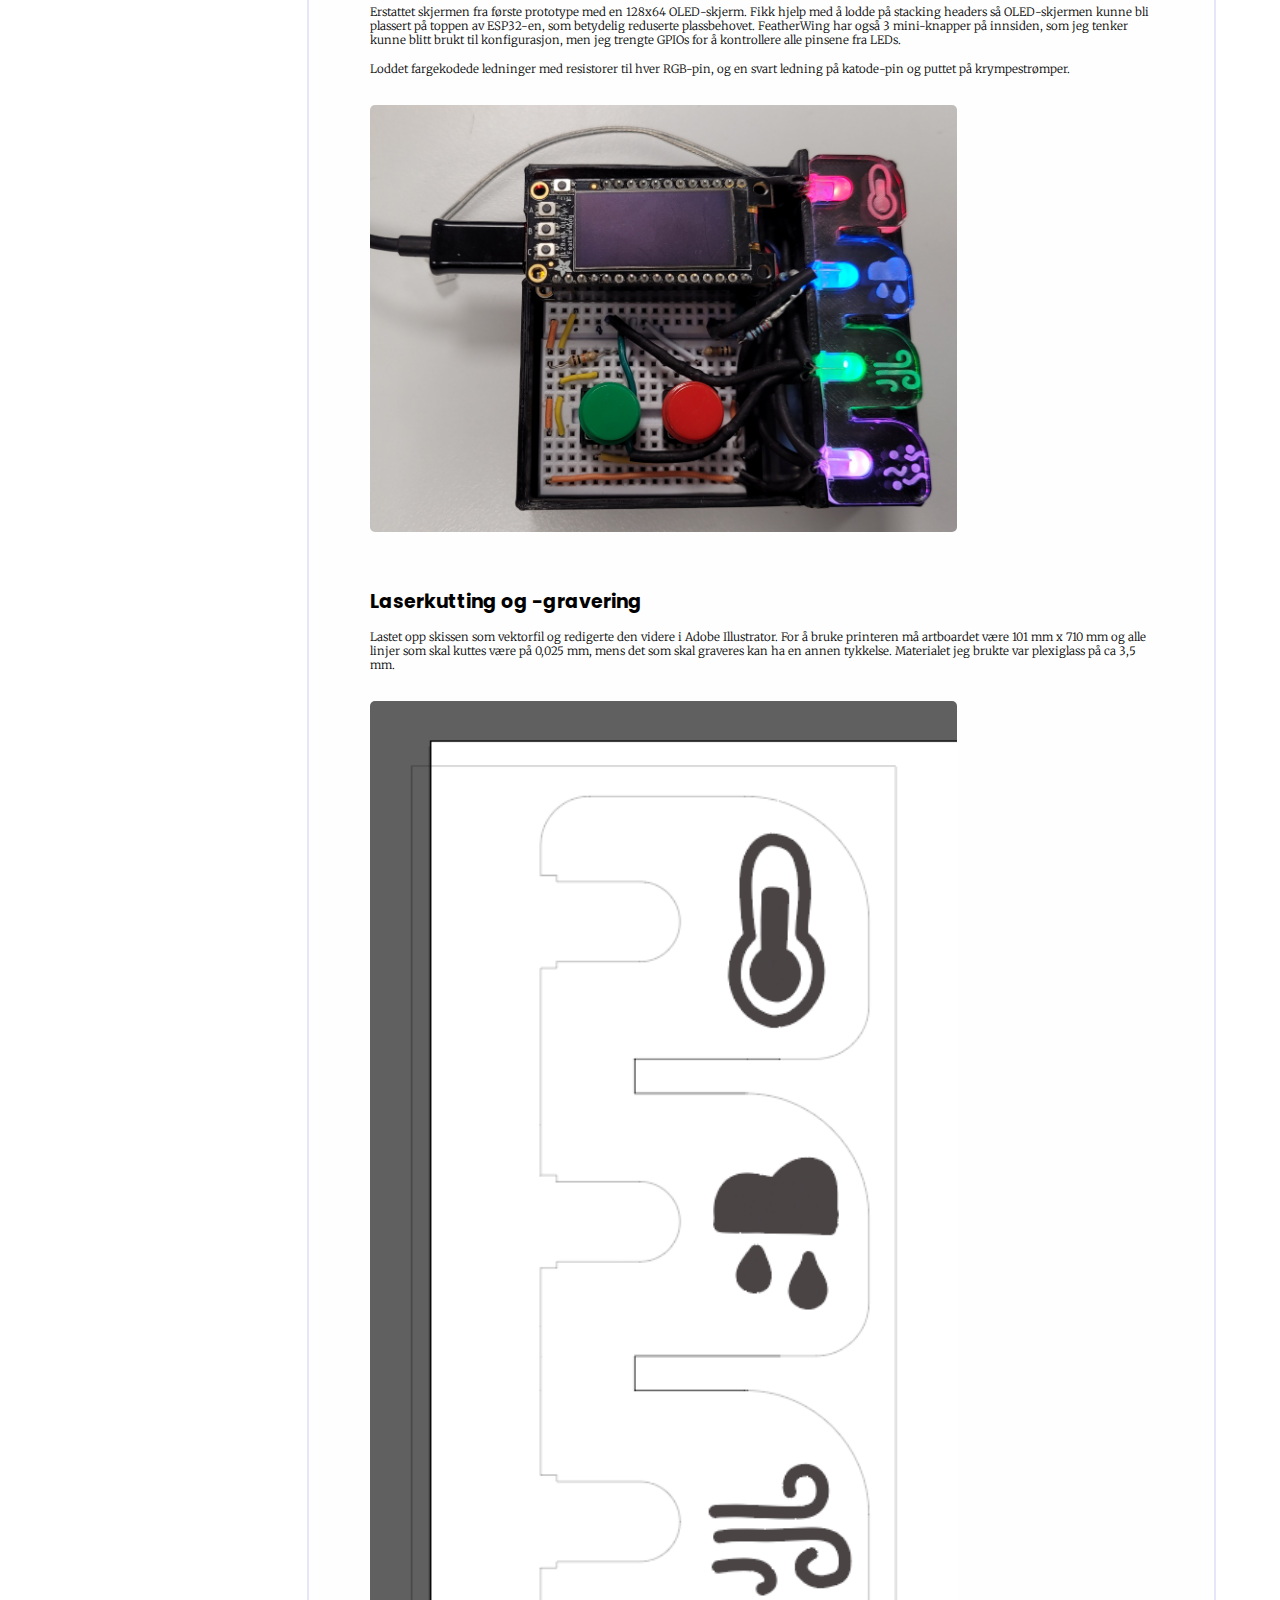
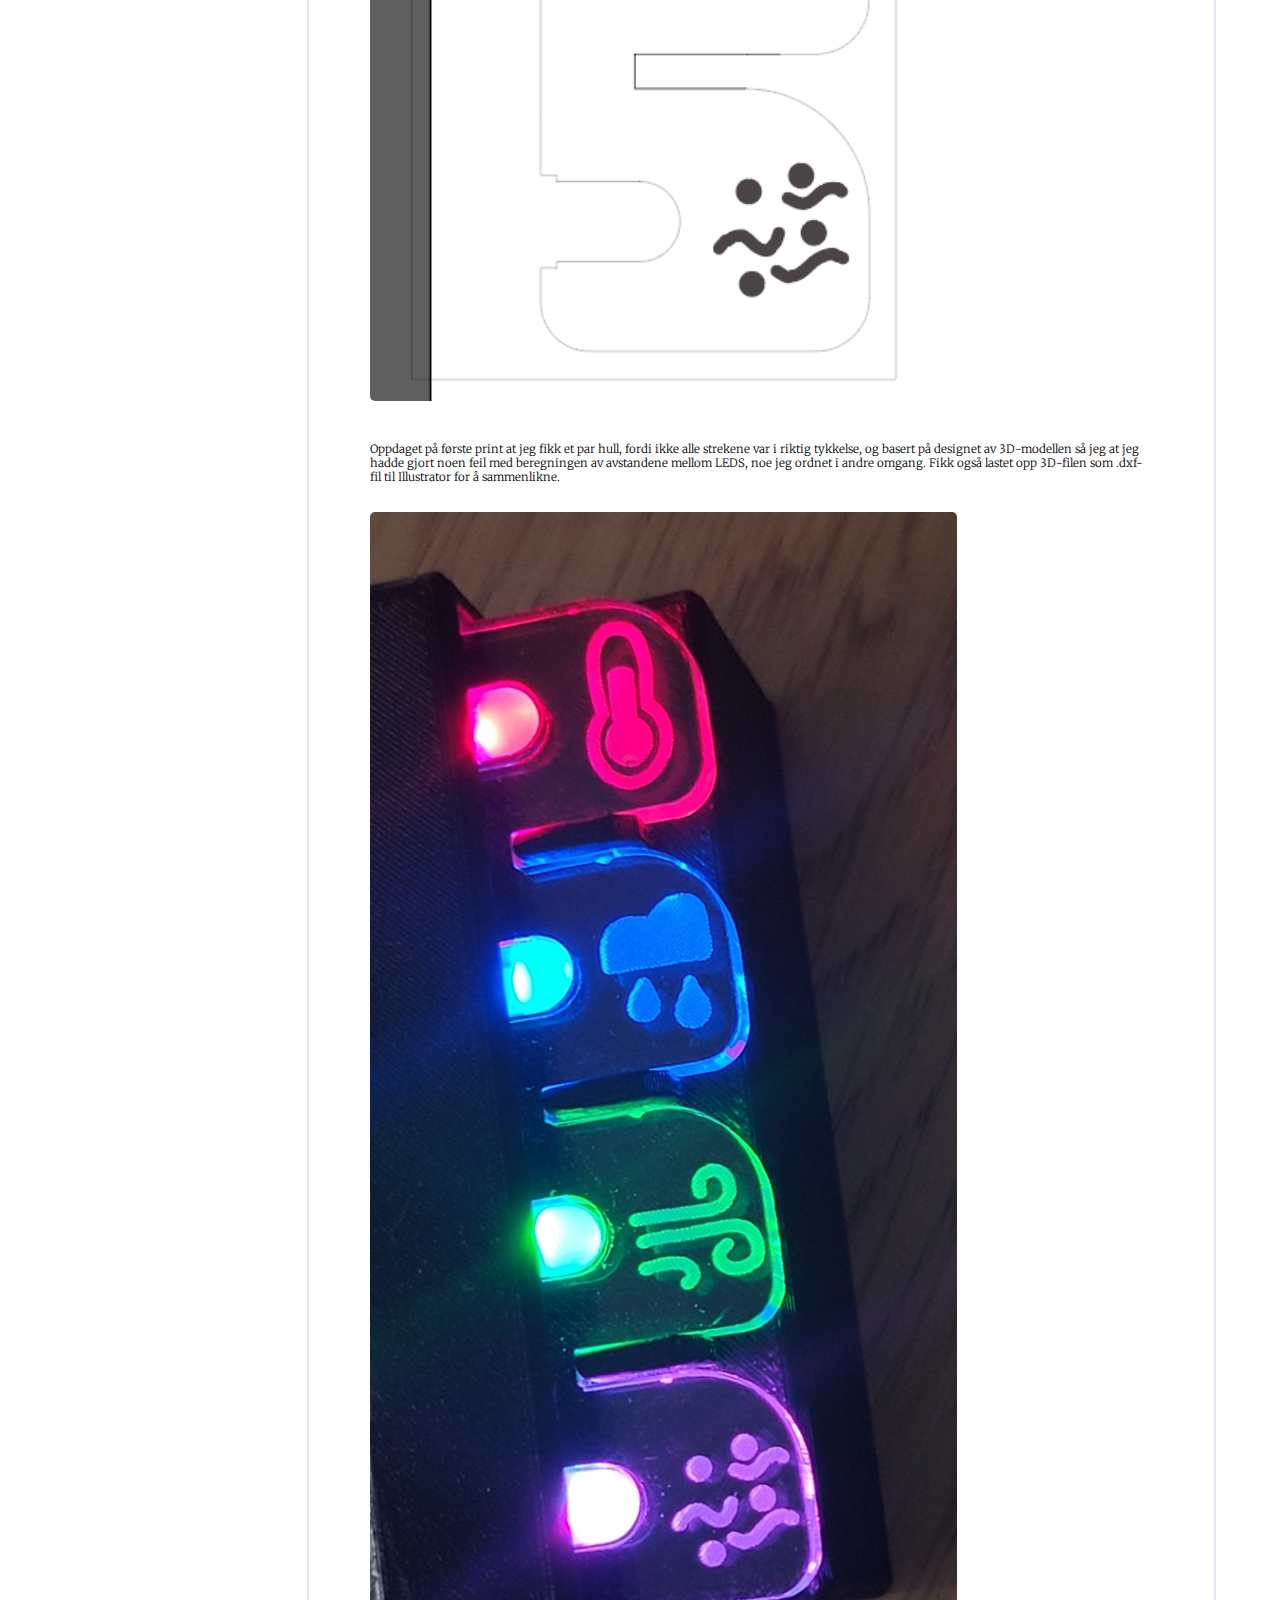
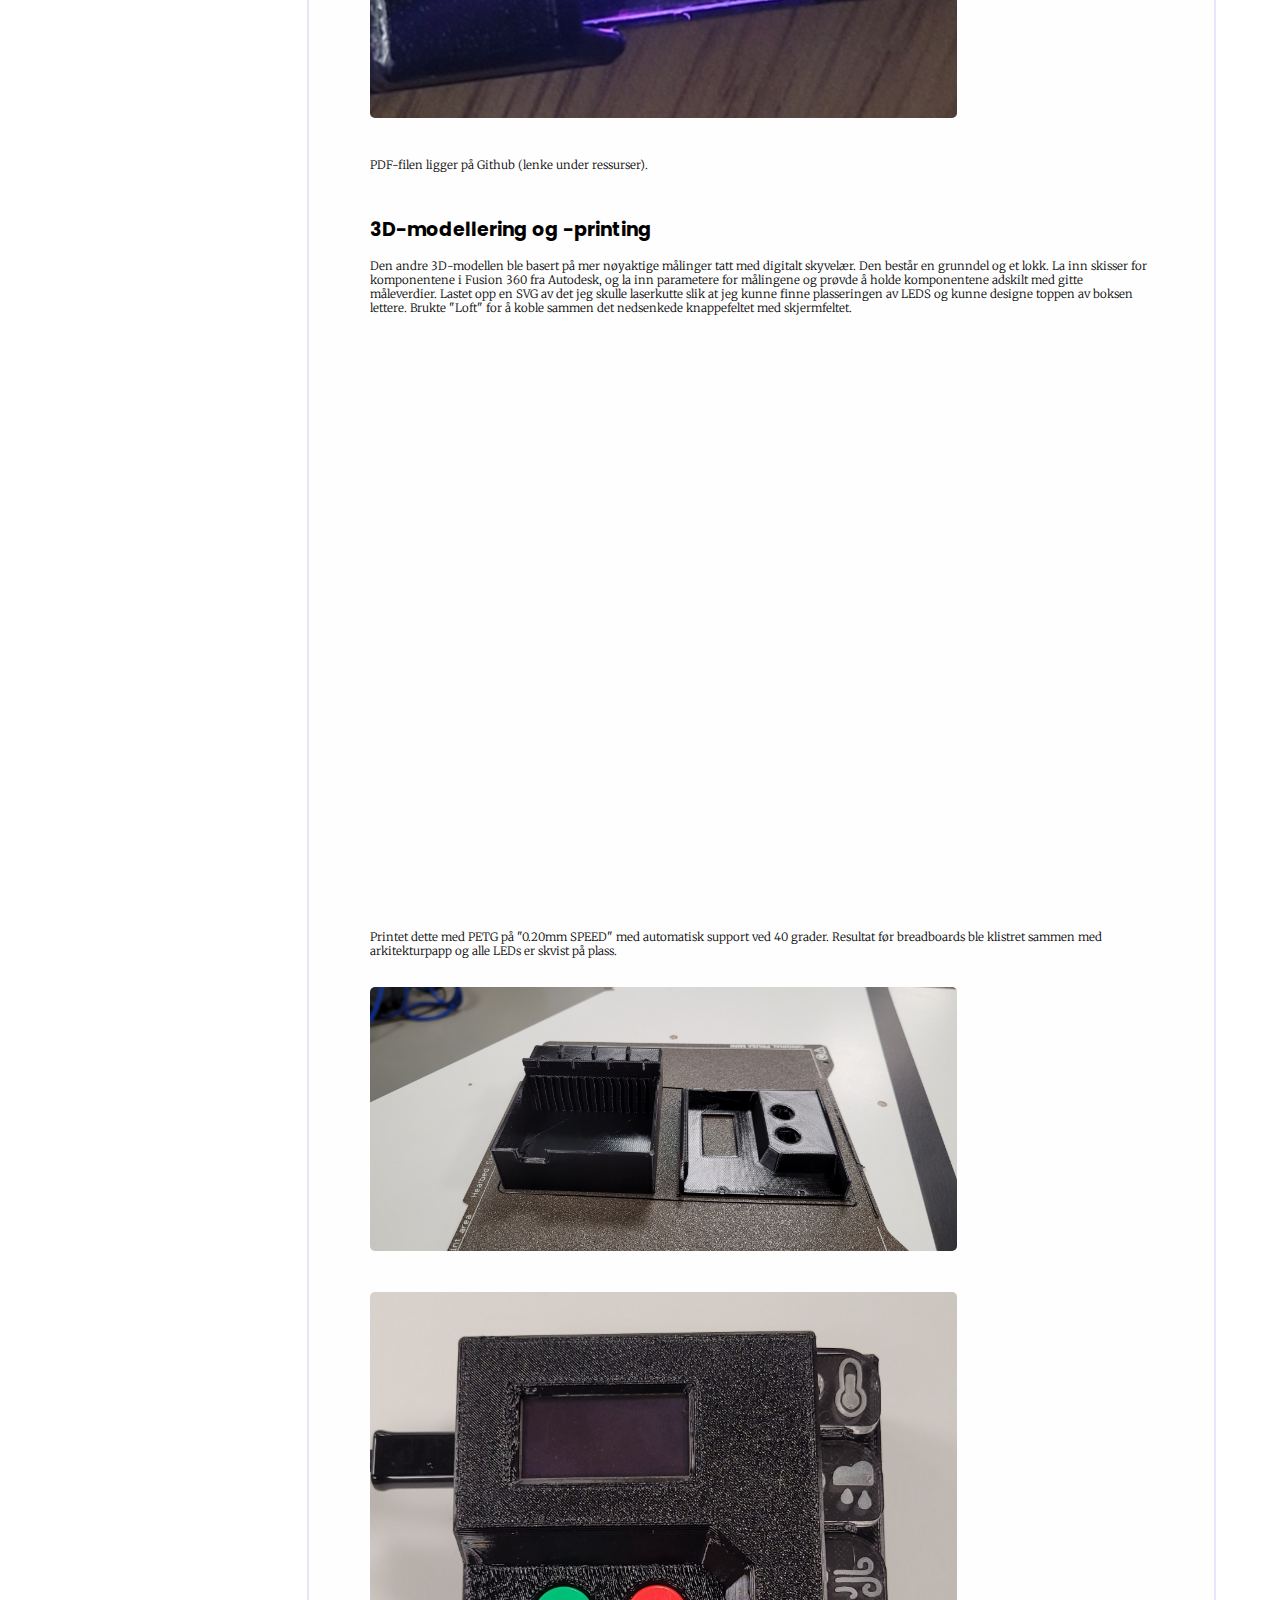
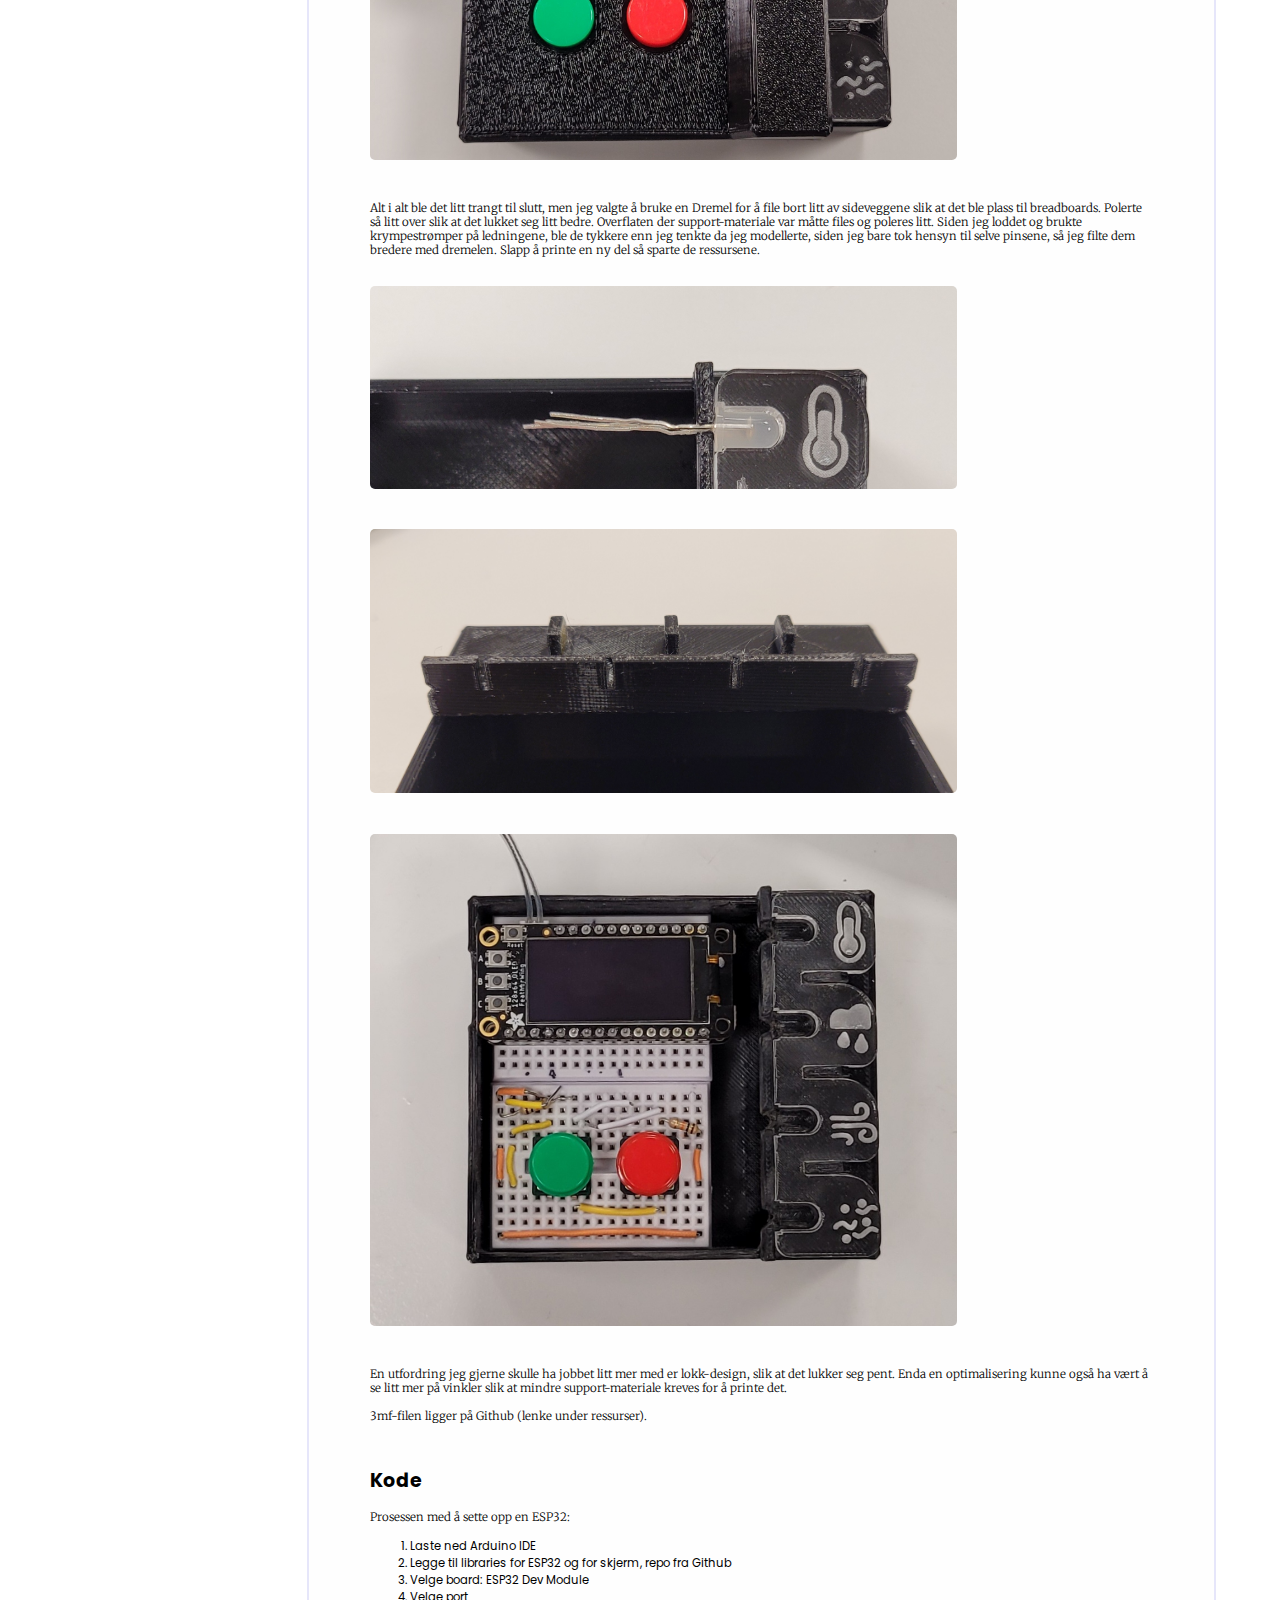
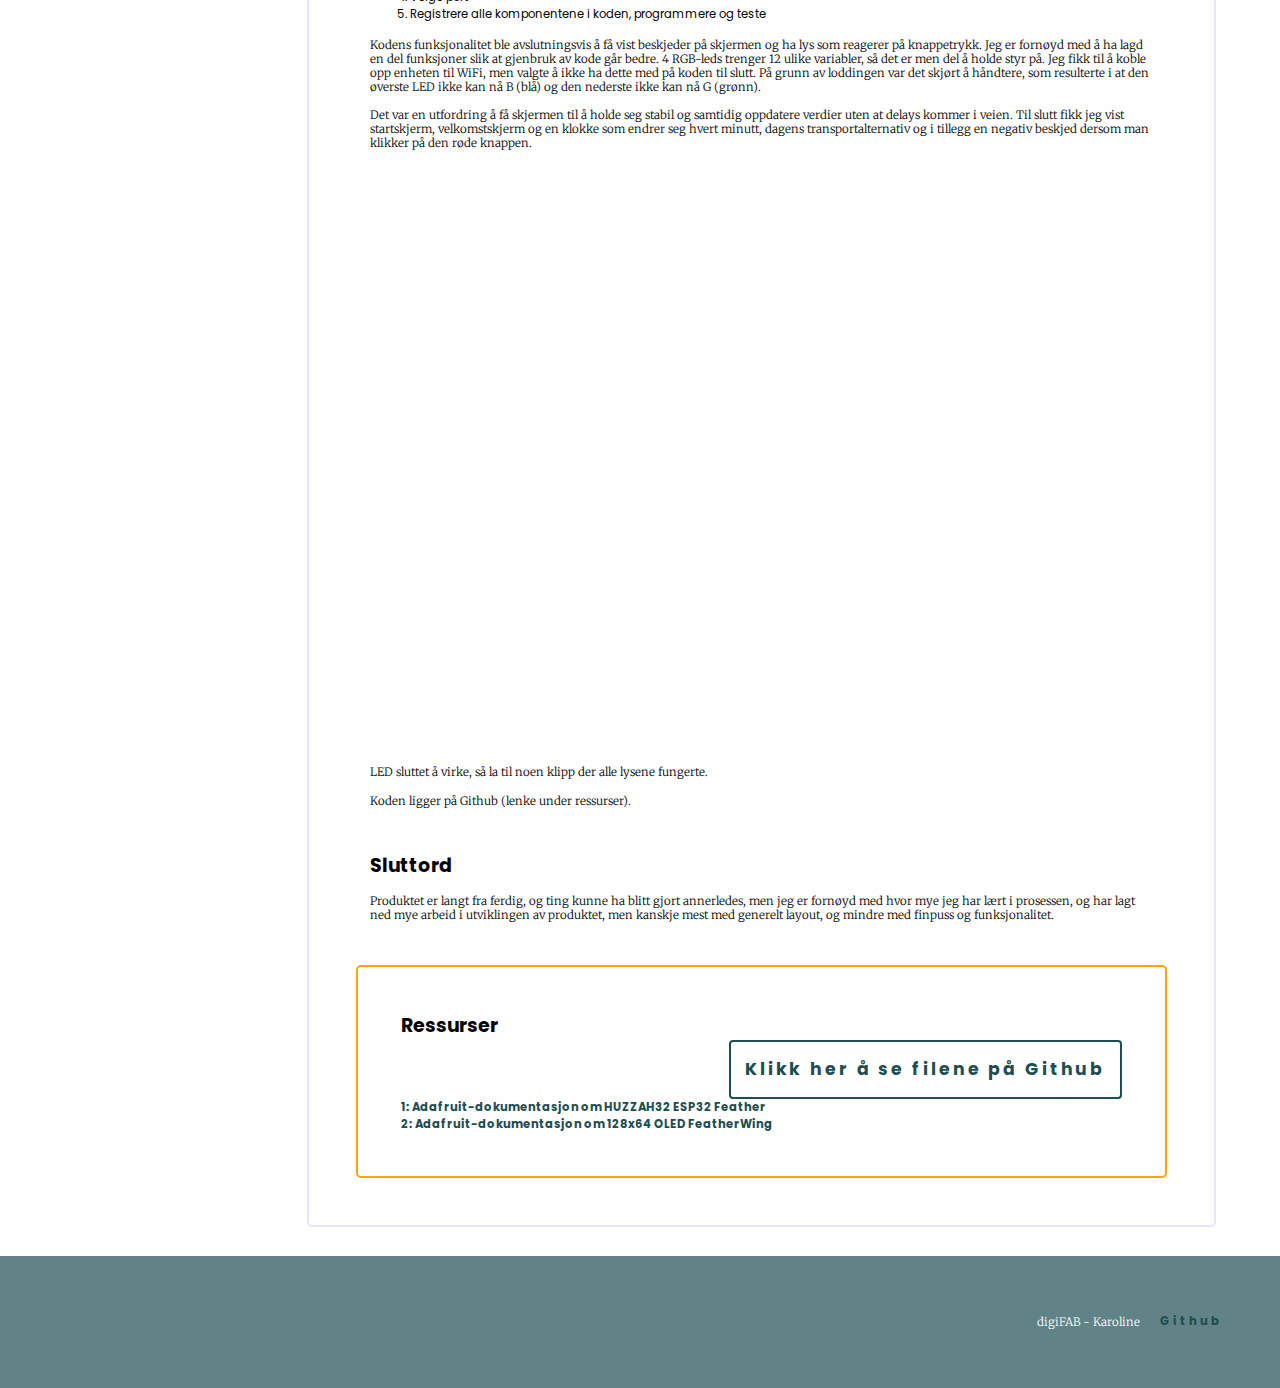
<file: sluttprosjekt.html>
<!DOCTYPE html>
<html lang="nb">
  <head>
    <title>digiFAB - Karoline</title>
    <meta charset="UTF-8" />
    <meta
      name="description"
      content="My web page in the course 'Digital Fabrication' at Østfold University College"
    />
    <meta name="viewport" content="width=device-width, initial-scale=1" />
    <link rel="stylesheet" href="src/style.css" title="Main CSS" />
  </head>
  <body>
    <div id="grid">
      <section id="gradient">
        <header>
          <a href="index.html">
            <h1 id="header-text">digiFAB</h1>
            <img
              src="src/img/me.png"
              alt="Digital drawing of myself, made by me in 'Concepts'"
              id="my_avatar"
            />
          </a>
        </header>
        <nav>
          <h2 id="myname" onclick="hideMenu()">
            Kar
            <span class="stylized-o">o</span>
            line
          </h2>
          <ul id="nav-list">
            <li>
              <a href="index.html"> <span class="stylized-o">o</span>m </a>
            </li>
            <li>
              <a href="index.html">
                <span class="stylized-o">o</span>ppgave 1
              </a>
            </li>
            <li>
              <a href="oppg2.html">
                <span class="stylized-o">o</span>ppgave 2
              </a>
            </li>
            <li>
              <a href="oppg3.html">
                <span class="stylized-o">o</span>ppgave 3
              </a>
            </li>
            <li>
              <a href="oppg4.html">
                <span class="stylized-o">o</span>ppgave 4
              </a>
            </li>
            <li>
              <a href="sluttprosjekt.html">
                sluttpr<span class="stylized-o">o</span>sjekt
              </a>
            </li>
          </ul>
        </nav>
      </section>
      <aside>
        <nav>
          <h4>Gå til</h4>
          <ul>
            <li><a href="#what">Hva?</a></li>
            <li><a href="#how">Hvordan?</a></li>
            <li><a href="#electro">Elektronikk</a></li>
            <li><a href="#laser">Laserkutting og -gravering</a></li>
            <li><a href="#3d">3D-modellering og -printing</a></li>
            <li><a href="#code">Kode</a></li>
            <li><a href="#last-words">Sluttord</a></li>
            <li><a href="#resources">Ressurser</a></li>
          </ul>
        </nav>
        <section id="timestamp">
          <p>Opprettet: 26.05.23</p>
          <p>Endret: 30.05.23</p>
        </section>
      </aside>
      <main id="projects">
        <article id="projectarticle">
          <h3>Sluttpr<span class="stylized-o">o</span>sjekt</h3>

          <section id="intro">
            <h4>Pendlerhjelp</h4>
            <p class="preamble">
              I siste oppgave i DigiFab skal vi kunne ta ibruk elektronikk og to
              digitale fabrikasjonsmetoder for å lage noe som kan bidra positivt
              med tanke på bærekraftig utvikling eller klimautfordringer og
              global oppvarming. Dette har blitt møtt med konseptet Pendlerhjelp
              som skal oppfordre brukere til å reise mer miljøvennlig og dermed
              redusere utslipp fra transportsektoren.
            </p>
          </section>
          <img class="project_img" src="src/img/sp/sp_bilde.jpg" width="500px" alt="3d print with laser cut plexi and esp32">
          <section>
            <h4 id="what">Hva?</h4>
            <h5 id="concept">Konsept</h5>
            <p>
              Pendlerhjelp skal vise deg den beste reisemåten og belønne deg for
              å velge mijøvennlige framkomstmidler (dersom forholdene ligger til
              rette for å velge bedre...)
            </p>
            <p>Funksjonalitet:</p>
            <ul class="article-list">
              <li>
                Brukeren velger tidspunkt og sted for pendling og hvilke
                transportmetoder som er aktuelle.
              </li>
              <li>
                Enheten slås på i 2 t rundt brukerens valgte avreisetidspunkt og
                er ellers i dvale.
              </li>
              <li>
                Data hentes inn fra Yr.no og disse parameterne blir signalisert
                med fargekoder:
                <ul class="nested-list">
                  <li>temperatur</li>
                  <li>nedbør</li>
                  <li>vind</li>
                  <li>luftkvalitet</li>
                </ul>
              </li>
              <li>
                Skjermen vil si noe om hvilken transportmetode som er mest
                fordelaktig på det tidspunktet man ser på skjermen basert på
                dataene og hvor mye tid som gjenstår før brukeren skal ha nådd
                reisemålet. Disse kan konfigureres:
                <ul class="nested-list">
                  <li>buss</li>
                  <li>sykkel</li>
                  <li>gå</li>
                  <li>kjøre bil</li>
                </ul>
              </li>
              <li>
                Brukeren trykker på en av to knapper i det de forlater enheten
                og tar et valg om de vil velge det beste for miljøet og helsen.
              </li>
              <li>Belønning i form av poeng</li>
            </ul>

            <p>Utvidelsesidéer:</p>
            <ul class="article-list">
              <li>
                Sende data fra enheten til en database via WiFi
              </li>
              <li>
                Hensyn til helsefaktorer som er med på å avgjøre resultatet for
                anbefalingen. Hvis man har astma eller liknende vil det ikke gi
                like store negative utslag om man velger å ikke sykle eller gå.
              </li>
              <li>
                Inkludere sensorer for lokale verdier (Overordnet var det også
                tenkt at sensorer kunne blitt inkludert, men det var et spørsmål
                om arbeidsmengde og hvorvidt det var relevant for reisemålet.)
              </li>
              <li>Enheten kan være solcelledrevet</li>
            </ul>
          </section>

          <section>
            <h4 id="how">Hvordan?</h4>
            <p>
              Først bestemte jeg meg for hvilken mikrokontroller jeg skulle
              bruke. Det sto mellom Arduino Uno, ESP32 og Raspberry Pi, og
              valget gikk på ESP32 fordi den har flere I/O-pins (Input/Output)
              enn Arduinoen, er mer kompakt og krever mindre strøm enn begge
              motstanderne. I tillegg kan man koble den opp til WiFi og
              Bluetooth.
            </p>
            <p>
              Jeg lagde en skisse av produktet med tablet, og bestemte meg for
              de to digitale fabrikasjonsmetodene:
            </p>
            <ul class="article-list">
              <li>3D-printing</li>
              <li>laserkutting</li>
            </ul>
            <img
              class="project_img"
              src="src/img/sp/digifab_sp_skisse.png"
              width="500px"
              alt="skisse"
            />
            <p>
              Utviklingsprosessen krevde mye iterasjon, så det var ikke en rett
              vei fram til målet. For å vite hvordan en boks skal se ut, må man
              vite hva som skal være i den...
            </p>

            <h5>1.prototype</h5>
            <p>
              Basert på skissen puttet jeg de elektroniske komponentene sammen
              og designet en 3D-modell for en boks basert på grove målinger og bilder som canvas for å plassere elementer relativt til hverandre.
            </p>
            <img
            class="project_img"
            src="src/img/sp/sp_1prototype_komponenter.jpg"
            width="500px"
            alt="1prototype"
          />
            <p>
              Eksporterte skissen og redigerte den som en vektorfil som kunne
              benyttes til laserkutting og -gravering med plexiglass. Printet boksen i PLA og prøvde grunnleggende kode som skulle teste LEDs og vise dette i samspill.
            </p>
            <img
              class="project_img"
              src="src/img/sp/sp_1prototype.jpg"
              width="500px"
              alt="1prototype"
            />
            <p>
              Basert på første prototype ville jeg gjøre et par endringer. Først
              og fremst ville jeg bytte ut skjermen som krevde veldig mange
              I/O-pins, en del strøm og kun ga 16x2 tegn, som jeg synes var litt
              for begrensende. Den var også ganske stor, så jeg ønsket å gå i en
              mer kompakt retning med produktet.
            </p>
          </section>

          <section>
            <h5 id="electro">Elektronikk</h5>
            <p>
              Alle komponentene som er tatt i bruk i siste prototype.
            </p>
            <ul class="article-list">
              <li>
                Adafruit HUZZAH32 - ESP32 Feather
                <a class="otherlinks" href="#esp32"><sup>[1]</sup></a>
              </li>
              <li>
                Adafruit 128 x 64 OLED FeatherWing
                <a class="otherlink" href="#oled"><sup>[2]</sup></a>
              </li>
              <li>FeatherWing Stacking Headers</li>
              <li>2 * mini breadboards</li>
              <li>2 * 10 kΩ-resistor</li>
              <li>12 * 220 Ω-resistorer</li>
              <li>4 RGB-LEDs</li>
              <li>2 taktile knapper</li>
              <li>2 * AA-batteripakke (3V-strømkilde)</li>
              <p>I tillegg:</p>
              <li>Kabler</li>
              <li>Krympestrømper</li>
              <li>Loddeutstyr</li>
            </ul>
            <img class="project_img" src="src/img/sp/komponenter.jpg" width="500px" alt="components" />
            <p>
              På grunn av valget mitt av breadboards kunne jeg ha en del ulike
              layouts, og prøvde meg frem med ulike løsninger med 2 og 3
              breadboards for å se hvordan jeg skulle kombinere det med batteripakken og plexiglasset. Endte opp med 2 mini breadboards og klistret dem på en 3mm plate med arkitekturpapp for å jevne ut høydeforskjeller. 
            </p>
            <img class="project_img" src="src/img/sp/esp_uten_skjerm.jpg" width="500px" alt="components" />
            <p>
              Erstattet skjermen fra første prototype med en 128x64 OLED-skjerm. Fikk hjelp med å lodde på stacking headers så OLED-skjermen kunne bli plassert på toppen av ESP32-en, som betydelig reduserte plassbehovet. FeatherWing har også 3 mini-knapper på innsiden, som jeg tenker kunne blitt brukt til konfigurasjon, men jeg trengte GPIOs for å kontrollere alle pinsene fra LEDs.
            </p>

            <p>
              Loddet fargekodede ledninger med resistorer til hver RGB-pin, og en svart ledning på katode-pin og puttet på krympestrømper. 
            </p>
            <img class="project_img" src="src/img/sp/esp32.jpg" width="500px" alt="components" />
          </section>

          <section>
            <h5 id="laser">Laserkutting og -gravering</h5>
            <p>
              Lastet opp skissen som vektorfil og redigerte den videre i Adobe Illustrator.
              For å bruke printeren må artboardet være 101 mm x 710 mm og alle linjer som skal kuttes være på 0,025 mm, mens det som skal graveres kan ha en annen tykkelse.
              Materialet jeg brukte var plexiglass på ca 3,5 mm.
            </p>
            <img class="project_img" src="src/img/sp/sp_laserkutt.png" width="70px" alt="laser sketch" />
            <p>
              Oppdaget på første print at jeg fikk et par hull, fordi ikke alle strekene var i riktig tykkelse, og basert på designet av 3D-modellen så jeg at jeg hadde gjort noen feil med beregningen av avstandene mellom LEDS, noe jeg ordnet i andre omgang. Fikk også lastet opp 3D-filen som .dxf-fil til Illustrator for å sammenlikne.
            </p>
            <img class="project_img" src="src/img/sp/sp_laserresultat.jpg" width="70px" alt="laser stuff" />
            <p>
              PDF-filen ligger på Github (lenke under ressurser).
            </p>
          </section>

          <section>
            <h5 id="3d">3D-modellering og -printing</h5>
            <p>
              Den andre 3D-modellen ble basert på mer nøyaktige målinger tatt med digitalt 
              skyvelær. Den består en grunndel og et lokk. La inn skisser for komponentene i Fusion 360 fra Autodesk, og la inn parametere for målingene og prøvde å holde komponentene adskilt med gitte måleverdier. Lastet opp en SVG av det jeg skulle laserkutte slik at jeg kunne finne plasseringen av LEDS og kunne designe toppen av boksen lettere.
              Brukte "Loft" for å koble sammen det nedsenkede knappefeltet med skjermfeltet.
            </p>
            <div style="padding:75% 0 0 0;position:relative;"><iframe src="https://player.vimeo.com/video/831654160?h=3a0f1b0628&amp;badge=0&amp;autopause=0&amp;player_id=0&amp;app_id=58479" frameborder="0" allow="autoplay; fullscreen; picture-in-picture" allowfullscreen style="position:absolute;top:0;left:0;width:100%;height:100%;" title="3d-modell"></iframe></div><script src="https://player.vimeo.com/api/player.js"></script>
           <p>
              Printet dette med PETG på "0.20mm SPEED" med automatisk support ved 40 grader. Resultat før breadboards ble klistret sammen med arkitekturpapp og alle LEDs er skvist på plass.
            </p>
            <img class="project_img" src="src/img/sp/3d_printed.jpg" width="500px" alt="box printed" />
            <img class="project_img" src="src/img/sp/3d_sammensatt.jpg" width="500px" alt="good picture" />
            <p>
              Alt i alt ble det litt trangt til slutt, men jeg
              valgte å bruke en Dremel for å file bort litt av sideveggene slik
              at det ble plass til breadboards. Polerte så litt over slik at det
              lukket seg litt bedre. Overflaten der support-materiale var måtte files og poleres litt. Siden jeg loddet og brukte krympestrømper på
              ledningene, ble de tykkere enn jeg tenkte da jeg modellerte, siden
              jeg bare tok hensyn til selve pinsene, så jeg filte dem bredere
              med dremelen. Slapp å printe en ny del så sparte de ressursene.
            </p>
            <img class="project_img" src="src/img/sp/3d_endring.jpg" width="500px" alt="box wit led" />
            <img class="project_img" src="src/img/sp/3d_before_dremel.jpg" width="500px" alt="box before dremel" />
            <img class="project_img" src="src/img/sp/3d_after_dremel.jpg" width="500px" alt="box after dremel" />
            <p>
              En utfordring jeg gjerne skulle ha jobbet litt mer med er lokk-design, slik at   det lukker seg pent. Enda en optimalisering kunne også ha vært å se litt mer på vinkler slik at mindre support-materiale kreves for å printe det. 
            </p>

            <p>
              3mf-filen ligger på Github (lenke under ressurser).
            </p>
          </section>

          <section >
            <h5 id="code">Kode</h5>
            <p>
              Prosessen med å sette opp en ESP32:
              <ol>
                <li>
                  Laste ned Arduino IDE
                </li>
                <li>
                  Legge til libraries for ESP32 og for skjerm, repo fra Github
                </li>
                <li>
                  Velge board: ESP32 Dev Module
                </li>
                <li>
                  Velge port 
                </li>
                <li>
                  Registrere alle komponentene i koden, programmere og teste
                </li>
              </ol> 
            </p>

            <p>
              Kodens funksjonalitet ble avslutningsvis å få vist beskjeder på
              skjermen og ha lys som reagerer på knappetrykk. Jeg er fornøyd med
              å ha lagd en del funksjoner slik at gjenbruk av kode går bedre. 4 RGB-leds trenger 12 ulike variabler, så det er men del å
              holde styr på. Jeg fikk til å koble opp enheten til WiFi, men
              valgte å ikke ha dette med på koden til slutt. På grunn av loddingen var det skjørt å håndtere, som resulterte i at den øverste LED ikke kan nå B (blå) og den nederste ikke kan nå G (grønn).
            </p>
            <p>
              Det var en utfordring å få skjermen til å holde seg stabil og samtidig oppdatere verdier uten at delays kommer i veien. Til slutt fikk jeg vist startskjerm, velkomstskjerm og en klokke som endrer seg hvert minutt, dagens transportalternativ og i tillegg en negativ beskjed dersom man klikker på den røde knappen. 
            </p>
            <div style="padding:75% 0 0 0;position:relative;"><iframe src="https://player.vimeo.com/video/831666143?h=c9acb6d534&amp;badge=0&amp;autopause=0&amp;player_id=0&amp;app_id=58479" frameborder="0" allow="autoplay; fullscreen; picture-in-picture" allowfullscreen style="position:absolute;top:0;left:0;width:100%;height:100%;" title="pendlerhjelp"></iframe></div><script src="https://player.vimeo.com/api/player.js"></script>
            <p>
              LED sluttet å virke, så la til noen klipp der alle lysene fungerte.
            </p>
            <p>
              Koden ligger på Github (lenke under ressurser).
            </p>
          </section>

          <section id="last-words">
            <h5>Sluttord</h5>
            <p>
              Produktet er langt fra ferdig, og ting kunne ha blitt gjort annerledes, men jeg er fornøyd med hvor mye jeg har lært i prosessen, og har lagt ned mye
              arbeid i utviklingen av produktet, men kanskje mest med generelt layout, og mindre med finpuss og funksjonalitet. 
            </p>
          </section>

          <section id="resources">
            <h5>Ressurser</h5>
            <a
              class="link"
              id="github-src"
              href="https://github.com/karoooooo/digifab/tree/main/src/sp"
              >Klikk her å se filene på Github</a
            >
            <a
              class="other-link"
              id="esp32"
              href="https://learn.adafruit.com/adafruit-huzzah32-esp32-feather"
              >1: Adafruit-dokumentasjon om HUZZAH32 ESP32 Feather</a
            >
            <a
              class="other-link"
              id="oled"
              href="https://learn.adafruit.com/adafruit-128x64-oled-featherwing"
              >2: Adafruit-dokumentasjon om 128x64 OLED FeatherWing</a
            >
          </section>
        </article>
      </main>
      <footer>
        <p>digiFAB - Karoline</p>
        <ul id="other-links">
          <li>
            <a href="https://github.com/karoooooo"> Github </a>
          </li>
        </ul>
        <a class="link" id="return_to_top" href="#gradient"> Return to top </a>
      </footer>
    </div>
    <script src="index.js"></script>
  </body>
</html>
</file>
<file: src/style.css>
@import url('https://fonts.googleapis.com/css2?family=Poppins:ital,wght@0,100;0,200;0,300;0,400;0,500;0,600;0,700;0,800;0,900;1,100;1,200;1,300;1,400;1,500;1,600;1,700;1,800;1,900&family=Merriweather:ital,wght@0,300;0,400;0,700;0,900;1,300;1,400;1,700;1,900&display=swap');

* {
  box-sizing: border-box;
  margin: 0;
}


/*-------------------------Fonts & colors-----------------------------------*/

html {
  font-size: calc(1em + 1vw);
}

body {
  font-family: 'Poppins', Roboto, Oxygen, Ubuntu, Cantarell, 'Open Sans', 'Helvetica Neue', sans-serif;
}

li, a {
  font-size: 0.4rem;
}

p {
  font-family: 'Merriweather', serif;
  font-weight: 200;
  font-size: 0.4rem;
  line-spacing: 0.2rem;
}

a {
  text-decoration: none;
  font-weight: 700;
  color: rgb(30, 77, 82);
}

.link, footer a {
  letter-spacing: 0.1rem;
  text-align: center;
}

.other-links {
  color: white;
}    

h1 {
  letter-spacing: 1rem;
  margin-bottom: 1rem;
  border-bottom: 2px solid orange;
  font-size: 1.5rem;
  font-weight: 900;
}

h2 {
  letter-spacing: 0.4rem;
  font-size: 1rem;
}

h3 {
  margin: 0.5rem;
  letter-spacing: 0.3rem;
}

h4{
  font-size: 0.8rem;
  letter-spacing: 0.1rem;
}

h5{
  font-size: 0.66rem;
  margin-top: 1rem;
}

.stylized-o {
  font-weight: 700;
  color: rgb(30, 77, 82);
}


#grid {
  display: grid;
  max-width: 100%;
  gap: 1rem; 
  grid-template-rows: auto auto auto;
  grid-template-columns: auto;
  height: auto;
}

/*-----------------------------------------FOR SMALL SCREENS-----------------------------------------------*/
@media screen and (min-width: 3px) {
  #grid {
    grid-template-areas: 
    "header"
    "main"
    "footer";
  }
  
  ul {
    list-style: none;
    display: flex;
    gap: 1rem;
    padding: 0;
  }
  
  #gradient {
    grid-area: header;
    background-image: url("img/gradient_header_1800.png"); 
      /*SOURCE: I made it in Photoshop*/
    background-position-x: center;
    background-position-y: center;
    background-color: orange;
    object-fit: contain;
    padding: 5%;
    max-width: 100%;
  }
  
  header a{
    display: flex;
    flex-flow: row-reverse;
    gap: 3.6%;
    max-width: 100%;
    margin-bottom: 2%;
    align-items: center;
  }

  #header-text{
    flex: 2 1 auto;
    text-align: right;
  }

  header img{
    flex: 0 1 10%;
    border-radius: 50%;
    min-width: 20px;
    min-height: 20px;
    height: 10%;
    width: 10%;
  }

  nav{
    grid-area: nav;
    display: flex;
    width: 100%;
    gap: 0.5rem;
    flex-direction: column;
  }

  #myname {
    display: flex;
  }

  #nav-list{
    display: none;
    flex-direction: column;
    align-content: space-around;
    gap: 0.5rem;
    padding: 0;
    margin-left: 3.2rem;
  }

  aside {
    display: none;
  }

  main {
    grid-area: main;
    display: flex;
    flex-direction: column;
    padding: 2%;
    gap: 1rem;
    max-width: 100%;
  }

  article {
    padding: 2%;
    background-color: rgba(250, 250, 250, 20%);
    display: flex;
    flex-direction: column;
    flex: 1 1 23%;
    border-radius: 5px;
    justify-content: flex-start;
    border: 2px solid lavender;
    gap: 2%
  }

  #projectarticle {
    flex: initial;
    gap: 5%;
  }

  #projectarticle section {
    padding: 0 5%;
  }

  #projectarticle #intro {
    border-radius: 5px;
    border: 2px dotted orange;
    padding: 1%;
  }

  #projectarticle #resources {
    padding: 5%;
  }

  #projectarticle h3{
    margin-bottom: 1rem;
  }

  #intro{
    margin:  0.5rem;
  }

  article p {
    margin: 0.5rem 0;
  }

  .preamble{
    font-weight: 900;
  }
  
  .project_img{
    max-width: 100%;
    margin: 0.5rem auto;
    width: 100%;
    border-radius: 5px;
    align-self: center;
  }
  
  #about-me {
    border: 2px dotted orange;
  }
  
  .link {
    padding: 0.5rem;
    font-size: 0.6rem;
    border-radius: 4px;
    background-color: white;
    border: 2px solid rgb(30, 77, 82);
    align-self: flex-end;
  }
  
  footer {
    grid-area: footer;
    padding: 2rem;
    color: white;
    background-color: rgba(30, 77, 82, 70%);
    display: flex;
    flex-direction: column;
    align-items: center;
    gap: 0.7rem;
    width: 100%;
  }

  footer .link{
    margin: 0;
    align-self: center;
    order: -1;
  }

  /* .toggle-code{
    display: none;
    padding: 2%;
    border-radius: 5px;
    margin: 1rem;
    border: 2px solid  #EEEEEE;
    font-size: 0.5rem;
    font-family: 'Consloas', monospace;
  } */

  .article-list {
    display: flex;
    flex-direction: column;
    font-family: 'Merriweather', serif;
    padding-left: 1rem;
    gap: 0.2rem;
  }
  
  .article-list li{
    font-weight: 200;
    list-style: initial;
  }

  .nested-list {
    margin-left: 1rem;
  }

  #resources {
    font-size: 0.6rem;
    margin: 1rem;
    display: flex;
    flex-direction: column;
    border: 2px solid orange;
    padding: 2%;
    border-radius: 5px;
  }

  #resources h5{
    margin: 0;
  }

  /*------------------ ACTIONS --------------*/
  a:active {
    color: white;
  }

  article p > a:active {
    color: rgb(30, 77, 82);
    text-decoration: underline;
  }

  .other-links:active {
    color: rgb(30, 77, 82);
  }
  
  .link:active{
    background-color: orange;
  }

  #my_avatar:active {
    border: 0.5rem solid white; 
    padding: 0;
  }

  #myname:active {
    color: rgb(30, 77, 82);
  } 
  
  #myname:active {
    color: white;
    cursor: pointer;
  }
}

@media screen and (min-width: 800px) {
  #grid {
    grid-template-columns: 2fr 7fr;
    grid-template-rows: 1fr auto auto;
    grid-template-areas:
      "header header"
      "aside main"
      "footer footer";
  } 

  nav {
    display: flex;
    justify-content: center;
  }

  #nav-list {
    display: none;
    flex-direction: row;
    justify-content: space-between;
  }

  #nav-list li a{
    width: 100%;
  }

  aside {
    grid-area: aside;
    display: flex;
    flex-flow: column;
    gap: 1rem;
    margin: 0 5vw auto 5vw;
    position: sticky;
    top: 1rem;
    justify-content: flex-start;
  }

  aside h4{
    border-bottom: 2px dotted orange;
  }
  
  aside p, aside a {
    font-size: 0.5rem;
    font-family: Poppins, sans-serif;
  }

  aside a:hover{
    background-color: orange;
  }

  aside ul {
    display: flex;
    flex-flow: column nowrap;
  }


  main {
    flex-flow: row wrap;
    border-radius: 5px;
    padding: 0;
    margin: 0 5vw 0 0;
  }

  article {
    flex: 1 1 auto;
  }

  .less-content {
    flex: 1 4 10%
  }

  .project_img{
    width: 75%;
  }

  #projectarticle {
    flex: initial;
    gap: 10%;
  }

  #timestamp p{
    font-weight: 700;
    font-size: 0.4rem;
  }

  #about-me{
    flex: 1 0 100%;
  }

  article .link{
    justify-self: flex-end;
  }

  footer{
    justify-content: flex-end;
    flex-direction: row;
    align-content: center;
    align-items: center;
    height: auto;
  }

  #return_to_top{
    padding: 0.2rem;
    position: fixed;
    left: 5vw;
    top: 90vh;
    box-shadow: 0px 8px 15px rgba(30, 77, 82, 50%);
  }

  /*------------------ ACTIONS --------------*/

  a:hover {
    color: white;
  }

  article p > a:hover {
    color: rgb(30, 77, 82);
    text-decoration: underline;
  }

  .link:hover{
    background-color: orange;
  }
  
  .other-links:hover {
    color: rgb(30, 77, 82);
  }
  
  h1:hover {
    border-bottom: 2px solid white;
  }

  #my_avatar:hover {
    border: 0.5rem solid white; 
    padding: 0;
    transition: border 1s ease-out;
  }

  #myname:hover {
    color: rgb(30, 77, 82);
    cursor: pointer;
  } 

 #myname .stylized-o:hover {
    color: white;
  }
}
</file>
